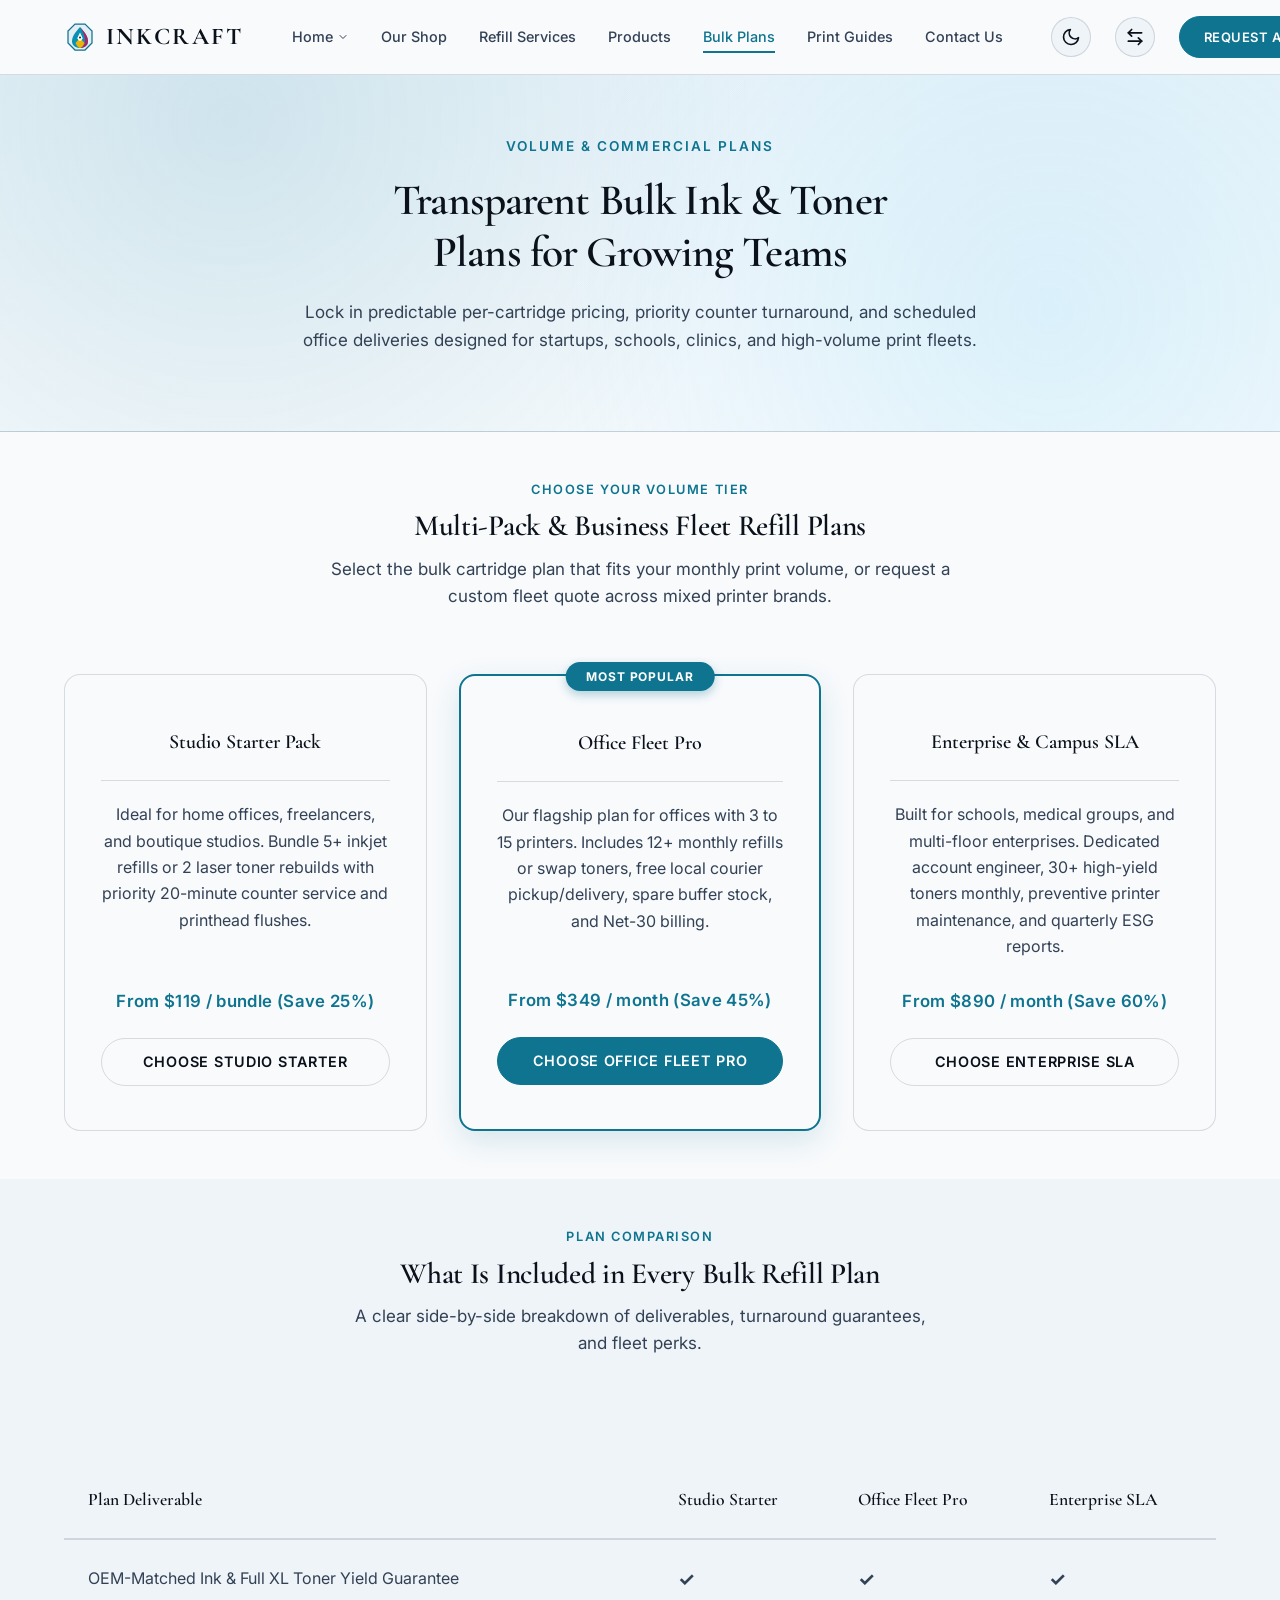
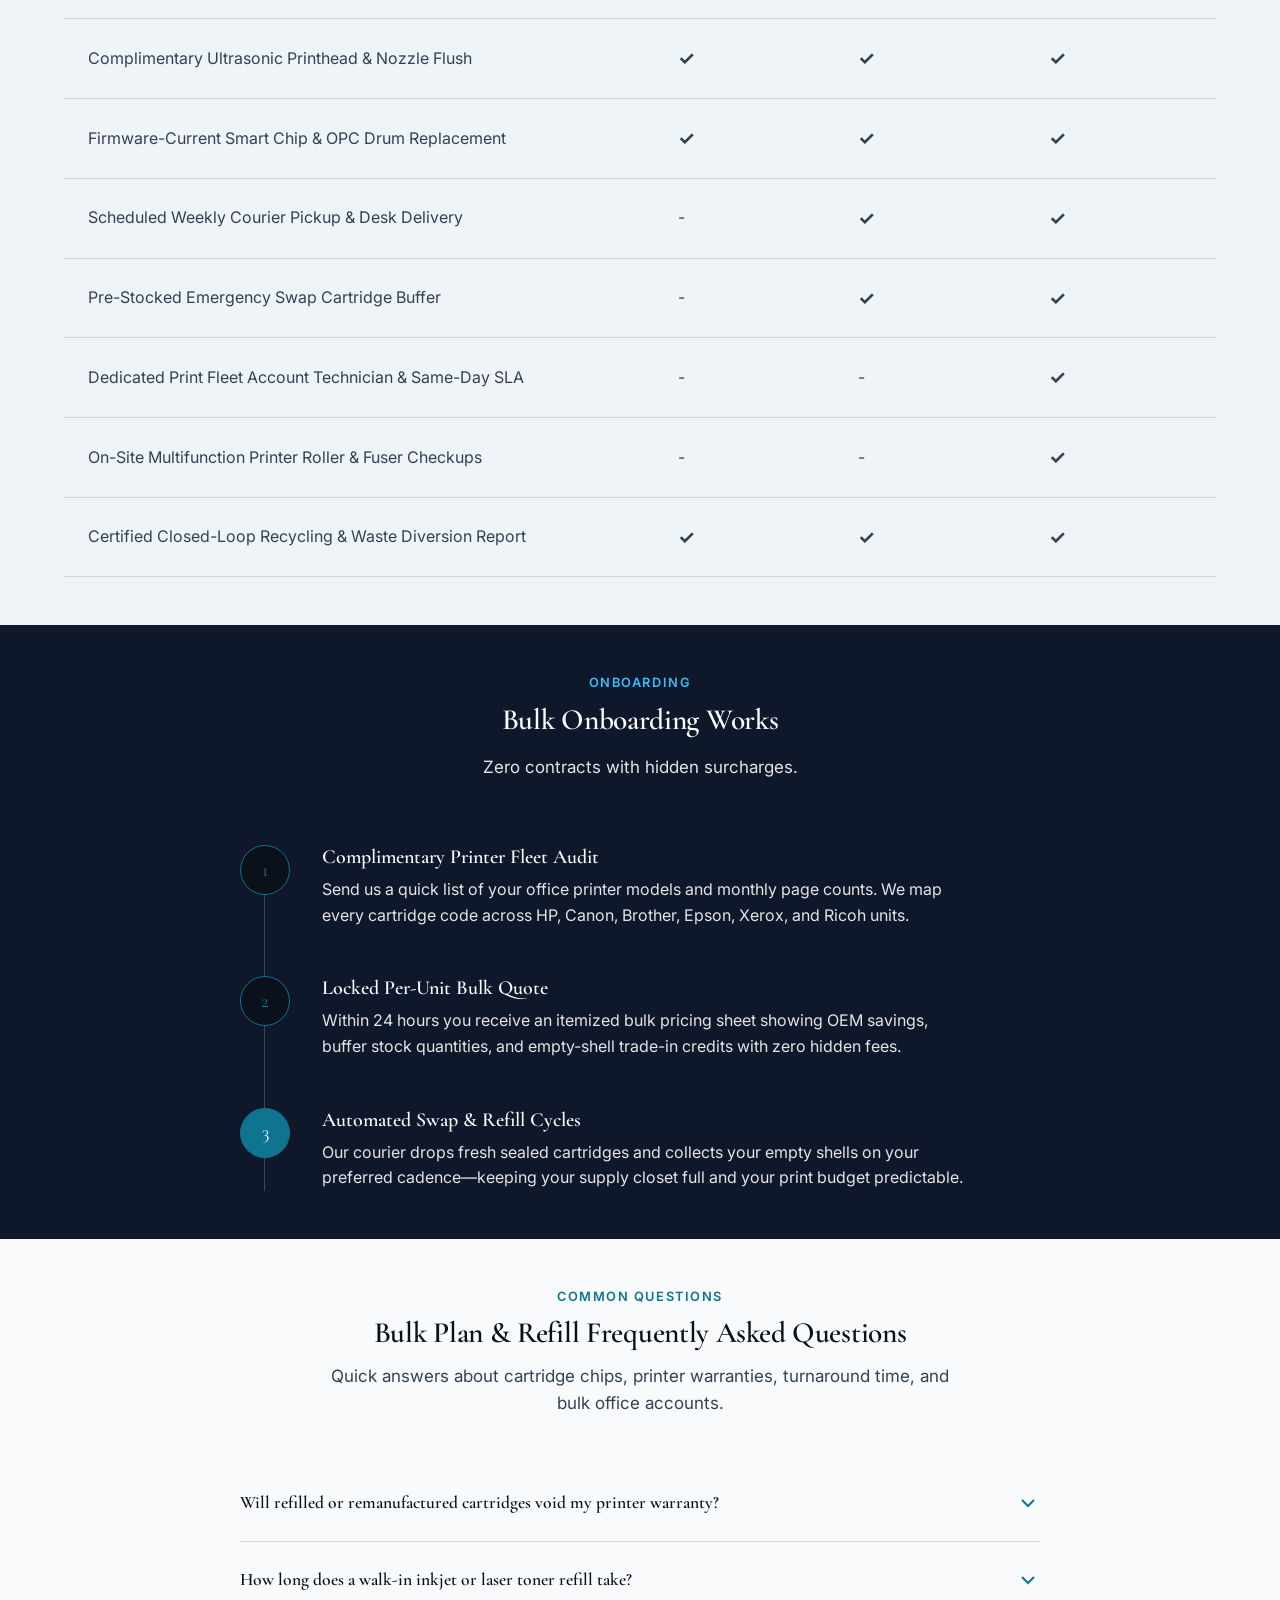
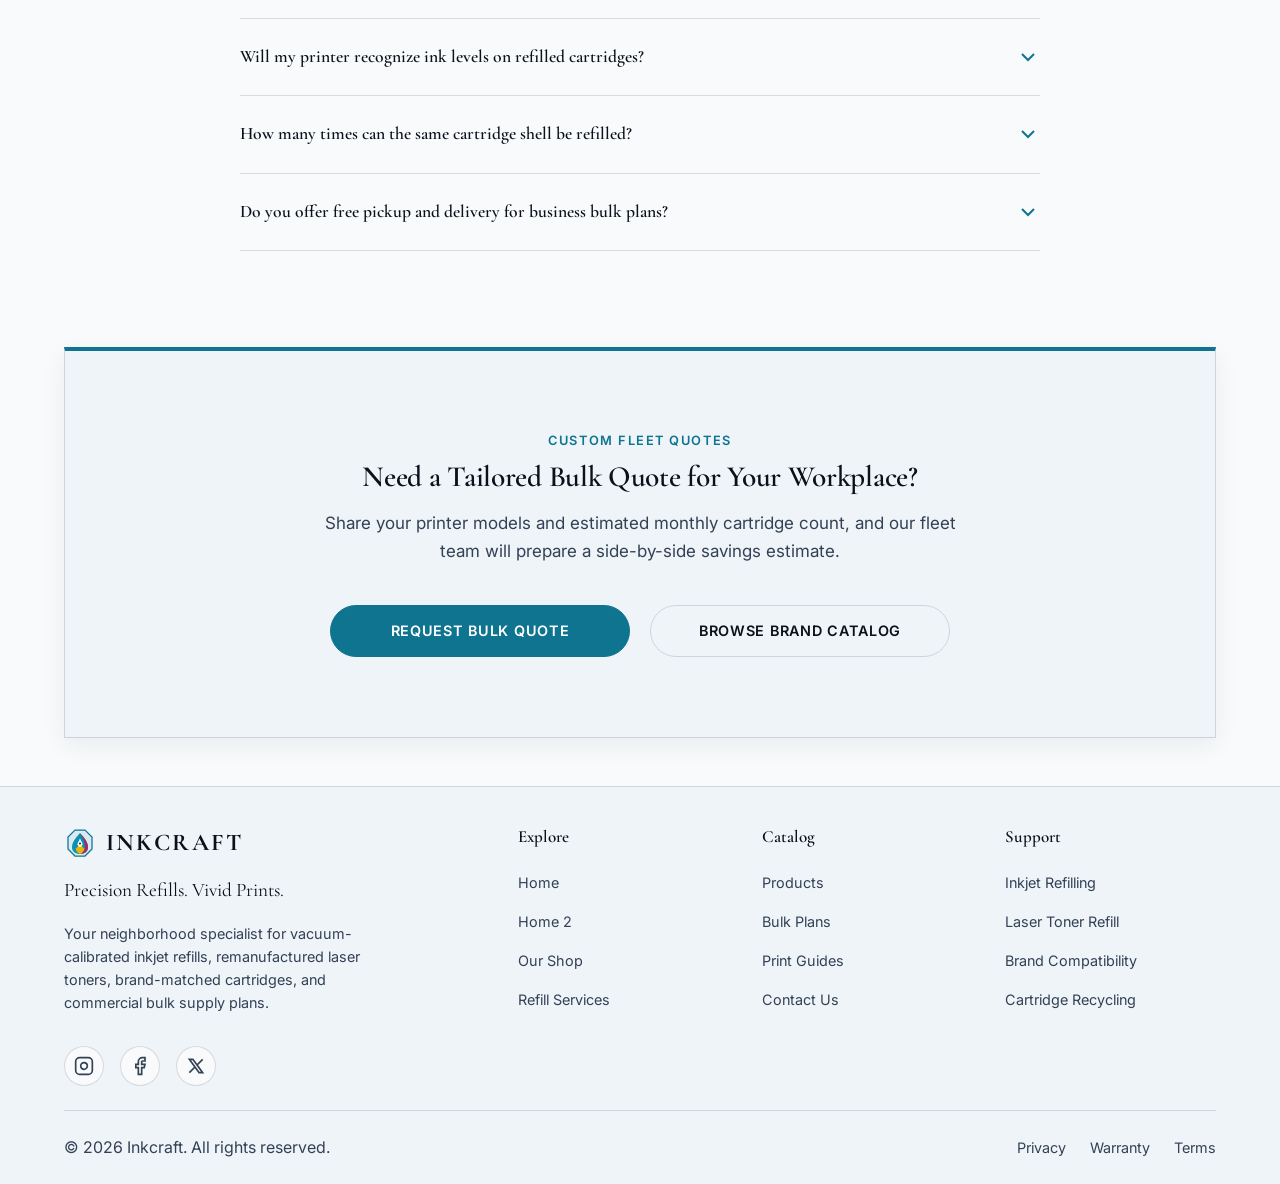
<file: bulk-plans.html>
<!DOCTYPE html>
<html lang="en" dir="ltr">
<head>
  <meta charset="UTF-8">
  <meta name="viewport" content="width=device-width, initial-scale=1.0">
  <title>Bulk Plans | INKCRAFT Printer Ink &amp; Toner Refill Shop</title>
  <meta name="description" content="Transparent bulk ink and laser toner refill plans for studios, schools, and commercial offices. Compare volume discounts, scheduled delivery, and fleet support.">
  <link rel="icon" type="image/svg+xml" href="assets/images/logo.svg">
  <link rel="preconnect" href="https://fonts.googleapis.com">
  <link rel="preconnect" href="https://fonts.gstatic.com" crossorigin>
  <link href="https://fonts.googleapis.com/css2?family=Cormorant+Garamond:wght@400;500;600;700&family=Inter:wght@300;400;500;600&display=swap" rel="stylesheet">
  <link rel="stylesheet" href="assets/css/style.css">
  <style>
    .editorial-pricing-hero { padding: var(--space-xxl) 0; display: flex; align-items: center; justify-content: center; text-align: center; background-color: var(--bg-secondary); position: relative; min-height: 52vh; }
    .editorial-hero-content { position: relative; z-index: 2; max-width: 1000px; margin: 0 auto; }
    
    .support-options { display: grid; grid-template-columns: repeat(3, 1fr); gap: 2rem; margin-top: 4rem; align-items: stretch; }
    .support-card { background: var(--bg-primary); border: 1px solid var(--border-color); padding: 2.75rem 2.25rem; border-radius: var(--radius-lg); display: flex; flex-direction: column; height: 100%; text-align: center; transition: transform var(--transition-normal), box-shadow var(--transition-normal); position: relative; }
    .support-card:hover { transform: translateY(-5px); box-shadow: var(--shadow-md); }
    .support-card.featured { border: 2px solid var(--accent-primary); background: var(--bg-primary); box-shadow: 0 10px 30px rgba(14, 116, 144, 0.14); }
    [data-theme="dark"] .support-card.featured { background: var(--bg-secondary); border-color: var(--accent-primary); box-shadow: 0 10px 30px rgba(34, 211, 238, 0.22); }
    .featured-badge { position: absolute; top: -14px; left: 50%; transform: translateX(-50%); background: var(--color-copper); color: #ffffff; padding: 0.3rem 1.25rem; border-radius: var(--radius-full); font-size: 0.75rem; font-weight: 700; letter-spacing: 0.08em; text-transform: uppercase; white-space: nowrap; box-shadow: 0 4px 10px rgba(14, 116, 144, 0.3); }
    .support-card h3 { font-family: var(--font-display); font-size: var(--text-xl); min-height: 3.1em; display: flex; align-items: center; justify-content: center; margin-bottom: 1.25rem; border-bottom: 1px solid var(--border-color); padding-bottom: 1rem; color: var(--text-primary); }
    .support-card p { flex: 1; margin-bottom: 1.75rem; font-size: var(--text-base); color: var(--text-secondary); line-height: 1.65; }
    .pricing-tag { display: block; text-align: center; font-size: 1.05rem; font-weight: 600; color: var(--accent-primary); margin-bottom: 1.5rem; letter-spacing: 0.02em; min-height: 1.6em; }

    .faq-section { background-color: var(--bg-primary); padding: var(--space-xxl) 0; }
    .faq-container { max-width: 800px; margin: 0 auto; text-align: left; }
    [dir="rtl"] .faq-container { text-align: right; }
    .faq-item { border-bottom: 1px solid var(--border-color); }
    .faq-question { padding: 1.5rem 0; display: flex; justify-content: space-between; align-items: center; cursor: pointer; font-family: var(--font-display); font-size: var(--text-lg); font-weight: 600; color: var(--text-primary); transition: color var(--transition-fast); gap: 1rem; }
    .faq-question:hover { color: var(--color-copper); }
    .faq-icon { width: 24px; height: 24px; flex-shrink: 0; transition: transform 0.3s; stroke: var(--accent-primary); }
    .faq-item.active .faq-icon { transform: rotate(180deg); }
    .faq-answer { max-height: 0; overflow: hidden; transition: max-height 0.3s ease-out, padding 0.3s ease; font-size: var(--text-base); color: var(--text-secondary); line-height: 1.65; }
    .faq-item.active .faq-answer { max-height: 500px; padding-bottom: 1.5rem; }
    
    .matrix-table { width: 100%; border-collapse: collapse; margin-top: 4rem; }
    .matrix-table th { font-family: var(--font-display); font-weight: 600; font-size: var(--text-lg); text-align: left; padding: 1.5rem; border-bottom: 2px solid var(--border-color); color: var(--text-primary); }
    [dir="rtl"] .matrix-table th { text-align: right; }
    .matrix-table td { padding: 1.5rem; border-bottom: 1px solid var(--border-color); color: var(--text-secondary); }
    .matrix-table tr:hover { background: var(--bg-secondary); }
    .check { color: var(--accent-primary); font-weight: 700; font-size: 1.2rem; }
    
    .timeline-wrapper { display: flex; flex-direction: column; gap: 3rem; max-width: 800px; margin: 0 auto; position: relative; }
    .timeline-line { position: absolute; left: 24px; top: 0; bottom: 0; width: 1px; background: rgba(255,255,255,0.2); }
    [dir="rtl"] .timeline-line { left: auto; right: 24px; }
    
    html, body {
      overflow-x: hidden;
    }
    
    .matrix-table-container {
      width: 100%;
      max-width: 100%;
      overflow-x: auto;
      -webkit-overflow-scrolling: touch;
    }
    
    @media (max-width: 1024px) {
      .support-options {
        display: flex;
        flex-direction: column;
        align-items: center;
        gap: 2.5rem;
        width: 100%;
        max-width: 580px;
        margin: 3rem auto 0 auto;
      }
      .support-card {
        width: 100% !important;
        max-width: 100% !important;
        margin: 0 auto !important;
        padding: 2.5rem 2rem;
      }
      .support-card:nth-child(3) {
        width: 100% !important;
        max-width: 100% !important;
        margin: 0 auto !important;
        grid-column: auto !important;
        justify-self: auto !important;
      }
      .matrix-table {
        min-width: 650px;
        white-space: nowrap;
      }
    }
    
    @media (max-width: 767px) {
      .support-options {
        max-width: 100%;
        gap: 2rem;
        margin-top: 2.5rem;
      }
      .support-card {
        padding: 2rem 1.5rem;
      }
      .matrix-table {
        display: table;
        min-width: 620px;
      }
    }
  </style>
</head>
<body>
<!-- Navbar -->
<nav class="navbar">
  <div class="container nav-container">
    <div class="nav-brand">
      <a href="index.html" class="nav-brand-link">
        <svg class="site-logo" width="32" height="32" viewBox="0 0 64 64" fill="none"><path d="M22 6 H42 L56 20 V44 L42 58 H22 L8 44 V20 Z" stroke="#0E7490" stroke-width="2.5" fill="rgba(14,116,144,0.08)"/><path d="M32 12 C21 24, 16 32, 16 40.5 C16 49.2, 23.2 54, 32 54 C40.8 54, 48 49.2, 48 40.5 C48 32, 43 24, 32 12 Z" fill="#0891B2"/><path d="M32 12 C38 22, 42 30, 42 39 C42 46, 37.5 52, 32 54 C40.8 54, 48 49.2, 48 40.5 C48 32, 43 24, 32 12 Z" fill="#BE185D" opacity="0.9"/><path d="M32 34 L41 44 C38.5 50, 35.5 53.2, 32 54 C28.5 53.2, 25.5 50, 23 44 Z" fill="#EAB308"/><path d="M32 23 L37.5 34.5 L34 39.5 H30 L26.5 34.5 Z" fill="#FFFFFF"/><circle cx="32" cy="33" r="2" fill="#0F172A"/></svg>
        <div class="nav-brand-text">
          <span class="nav-logo-text" style="font-family: var(--font-display); font-size: 1.5rem; font-weight: 700; letter-spacing: 0.1em; line-height: 1.1; color: var(--text-primary); white-space: nowrap;">INKCRAFT</span>
        </div>
      </a>
    </div>
    
    <div class="nav-menu">
      <div class="dropdown">
        <a href="#" class="nav-link has-dropdown" aria-haspopup="true" aria-expanded="false">Home <svg width="12" height="12" viewBox="0 0 24 24" fill="none" stroke="currentColor" stroke-width="2" stroke-linecap="round" stroke-linejoin="round"><polyline points="6 9 12 15 18 9"></polyline></svg></a>
        <div class="dropdown-content">
          <a href="index.html" class="nav-link">Home 1</a>
          <a href="home-2.html" class="nav-link">Home 2</a>
        </div>
      </div>
      <a href="our-shop.html" class="nav-link">Our Shop</a>
      <a href="refill-services.html" class="nav-link">Refill Services</a>
      <a href="products.html" class="nav-link">Products</a>
      <a href="bulk-plans.html" class="nav-link active" aria-current="page">Bulk Plans</a>
      <a href="print-guides.html" class="nav-link">Print Guides</a>
      <a href="contact-us.html" class="nav-link">Contact Us</a>
    </div>

    <div class="nav-actions" style="display: flex; align-items: center; gap: 1.5rem;">
      <button class="icon-btn theme-toggle" aria-label="Toggle Theme">
        <svg width="20" height="20" viewBox="0 0 24 24" fill="none" stroke="currentColor" stroke-width="2" stroke-linecap="round" stroke-linejoin="round"><path d="M21 12.79A9 9 0 1 1 11.21 3 7 7 0 0 0 21 12.79z"></path></svg>
      </button>
      <button class="icon-btn rtl-toggle" aria-label="Toggle RTL">
        <svg width="20" height="20" viewBox="0 0 24 24" fill="none" stroke="currentColor" stroke-width="2" stroke-linecap="round" stroke-linejoin="round"><path d="M8 3L4 7l4 4"/><path d="M4 7h16"/><path d="M16 21l4-4-4-4"/><path d="M20 17H4"/></svg>
      </button>
      <a href="#" class="btn btn-primary open-modal">Request a Refill</a>
    </div>

    <div class="hamburger">
      <span></span>
      <span></span>
      <span></span>
    </div>
  </div>
</nav>

<div class="mobile-menu">
  <button class="mobile-close-btn" aria-label="Close Menu">
    <svg width="24" height="24" viewBox="0 0 24 24" fill="none" stroke="currentColor" stroke-width="2" stroke-linecap="round" stroke-linejoin="round"><line x1="18" y1="6" x2="6" y2="18"></line><line x1="6" y1="6" x2="18" y2="18"></line></svg>
  </button>
  <div class="mobile-nav-list">
      <a href="index.html" class="nav-link">Home 1</a>
      <a href="home-2.html" class="nav-link">Home 2</a>
      <a href="our-shop.html" class="nav-link">Our Shop</a>
      <a href="refill-services.html" class="nav-link">Refill Services</a>
      <a href="products.html" class="nav-link">Products</a>
      <a href="bulk-plans.html" class="nav-link active" aria-current="page">Bulk Plans</a>
      <a href="print-guides.html" class="nav-link">Print Guides</a>
      <a href="contact-us.html" class="nav-link">Contact Us</a>
  </div>
  <div class="mobile-controls">
      <button id="theme-toggle" class="icon-btn" aria-label="Toggle Theme">
        <svg width="20" height="20" viewBox="0 0 24 24" fill="none" stroke="currentColor" stroke-width="2" stroke-linecap="round" stroke-linejoin="round"><path d="M21 12.79A9 9 0 1 1 11.21 3 7 7 0 0 0 21 12.79z"></path></svg>
      </button>
      <button id="rtl-toggle" class="icon-btn" aria-label="Toggle RTL">
        <svg width="20" height="20" viewBox="0 0 24 24" fill="none" stroke="currentColor" stroke-width="2" stroke-linecap="round" stroke-linejoin="round"><path d="M8 3L4 7l4 4"/><path d="M4 7h16"/><path d="M16 21l4-4-4-4"/><path d="M20 17H4"/></svg>
      </button>
  </div>
  
  <a href="#" class="btn btn-primary open-modal">Request a Refill</a>
</div>

<section class="hero">
  
  <div class="hero-overlay"></div>
  <div class="container hero-content text-center" style="margin: 0 auto;">
    <span class="hero-eyebrow reveal" style="color: var(--accent-light); letter-spacing: 0.15em; font-size: 0.85rem; font-weight: 600; text-transform: uppercase; margin-bottom: 1rem; display: inline-block;">VOLUME &amp; COMMERCIAL PLANS</span>
    <h1 class="reveal" style="margin-bottom: 1.25rem; color: #fff;">Transparent Bulk Ink &amp; Toner<br class="desktop-br">Plans for Growing Teams</h1>
    <p class="reveal stagger-1" style="font-size: var(--text-md); max-width: 780px; margin: 0 auto; color: rgba(255,255,255,0.9); line-height: 1.65;">Lock in predictable per-cartridge pricing, priority counter turnaround, and scheduled<br class="desktop-br">office deliveries designed for startups, schools, clinics, and high-volume print fleets.</p>
  </div>
</section>

<section id="packages" class="section">
  <div class="container">
    <div class="text-center reveal" style="margin-bottom: 3.5rem;">
      <span class="eyebrow" style="color: var(--accent-primary); letter-spacing: 0.12em; font-size: 0.8rem; font-weight: 600; text-transform: uppercase; margin-bottom: 0.5rem; display: block;">CHOOSE YOUR VOLUME TIER</span>
      <h2 style="font-family: var(--font-display); font-size: var(--text-xxl); color: var(--text-primary); margin-bottom: 0.75rem;">Multi-Pack &amp; Business Fleet Refill Plans</h2>
      <p style="color: var(--text-secondary); max-width: 620px; margin: 0 auto; font-size: var(--text-md); line-height: 1.6;">Select the bulk cartridge plan that fits your monthly print volume, or request a custom fleet quote across mixed printer brands.</p>
    </div>
    <div class="support-options reveal stagger-1">
      <div class="support-card">
        <h3>Studio Starter Pack</h3>
        <p>Ideal for home offices, freelancers, and boutique studios. Bundle 5+ inkjet refills or 2 laser toner rebuilds with priority 20-minute counter service and printhead flushes.</p>
        <span class="pricing-tag">From $119 / bundle (Save 25%)</span>
        <a href="#" class="btn btn-secondary open-modal" style="width: 100%;">Choose Studio Starter</a>
      </div>
      
      <div class="support-card featured">
        <span class="featured-badge" style="z-index: 5;">Most Popular</span>
        <h3>Office Fleet Pro</h3>
        <p>Our flagship plan for offices with 3 to 15 printers. Includes 12+ monthly refills or swap toners, free local courier pickup/delivery, spare buffer stock, and Net-30 billing.</p>
        <span class="pricing-tag">From $349 / month (Save 45%)</span>
        <a href="#" class="btn btn-primary open-modal" style="width: 100%;">Choose Office Fleet Pro</a>
      </div>
      
      <div class="support-card">
        <h3>Enterprise &amp; Campus SLA</h3>
        <p>Built for schools, medical groups, and multi-floor enterprises. Dedicated account engineer, 30+ high-yield toners monthly, preventive printer maintenance, and quarterly ESG reports.</p>
        <span class="pricing-tag">From $890 / month (Save 60%)</span>
        <a href="#" class="btn btn-secondary open-modal" style="width: 100%;">Choose Enterprise SLA</a>
      </div>
    </div>
  </div>
</section>

<section class="section section-alt">
  <div class="container">
    <div class="text-center reveal" style="margin-bottom: 2.5rem;">
      <span class="eyebrow" style="color: var(--accent-primary); letter-spacing: 0.12em; font-size: 0.8rem; font-weight: 600; text-transform: uppercase; margin-bottom: 0.5rem; display: block;">PLAN COMPARISON</span>
      <h2 style="margin-bottom: 0.75rem;">What Is Included in Every Bulk Refill Plan</h2>
      <p style="color: var(--text-secondary); max-width: 600px; margin: 0 auto; font-size: var(--text-md);">A clear side-by-side breakdown of deliverables, turnaround guarantees, and fleet perks.</p>
    </div>
    
    <div class="reveal stagger-1 matrix-table-container" style="overflow-x: auto; width: 100%; max-width: 100%;">
      <table class="matrix-table">
        <thead>
          <tr>
            <th>Plan Deliverable</th>
            <th>Studio Starter</th>
            <th>Office Fleet Pro</th>
            <th>Enterprise SLA</th>
          </tr>
        </thead>
        <tbody>
          <tr>
            <td>OEM-Matched Ink &amp; Full XL Toner Yield Guarantee</td>
            <td class="check">✓</td>
            <td class="check">✓</td>
            <td class="check">✓</td>
          </tr>
          <tr>
            <td>Complimentary Ultrasonic Printhead &amp; Nozzle Flush</td>
            <td class="check">✓</td>
            <td class="check">✓</td>
            <td class="check">✓</td>
          </tr>
          <tr>
            <td>Firmware-Current Smart Chip &amp; OPC Drum Replacement</td>
            <td class="check">✓</td>
            <td class="check">✓</td>
            <td class="check">✓</td>
          </tr>
          <tr>
            <td>Scheduled Weekly Courier Pickup &amp; Desk Delivery</td>
            <td>-</td>
            <td class="check">✓</td>
            <td class="check">✓</td>
          </tr>
          <tr>
            <td>Pre-Stocked Emergency Swap Cartridge Buffer</td>
            <td>-</td>
            <td class="check">✓</td>
            <td class="check">✓</td>
          </tr>
          <tr>
            <td>Dedicated Print Fleet Account Technician &amp; Same-Day SLA</td>
            <td>-</td>
            <td>-</td>
            <td class="check">✓</td>
          </tr>
          <tr>
            <td>On-Site Multifunction Printer Roller &amp; Fuser Checkups</td>
            <td>-</td>
            <td>-</td>
            <td class="check">✓</td>
          </tr>
          <tr>
            <td>Certified Closed-Loop Recycling &amp; Waste Diversion Report</td>
            <td class="check">✓</td>
            <td class="check">✓</td>
            <td class="check">✓</td>
          </tr>
        </tbody>
      </table>
    </div>
  </div>
</section>

<section class="section section-dark timeline-section">
  <div class="container reveal">
    <div style="max-width: 700px; margin: 0 auto 4rem auto; text-align: center;">
      <span class="eyebrow" style="color: var(--accent-light); letter-spacing: 0.12em; font-size: 0.8rem; font-weight: 600; text-transform: uppercase; margin-bottom: 0.5rem; display: block;">ONBOARDING</span>
      <h2 style="font-family: var(--font-display); font-size: var(--text-xxl); margin-bottom: 1rem; color: #fff;">Bulk Onboarding Works</h2>
      <p style="font-size: var(--text-md); color: rgba(255,255,255,0.85); line-height: 1.65;">Zero contracts with hidden surcharges.</p>
    </div>
    
    <div class="timeline-wrapper">
      <!-- Vertical line -->
      <div class="timeline-line"></div>
      
      <div style="display: flex; gap: 2rem; align-items: flex-start; position: relative; z-index: 1;">
        <div style="width: 50px; height: 50px; border-radius: 50%; background: var(--color-black); border: 1px solid var(--accent-primary); display: flex; align-items: center; justify-content: center; flex-shrink: 0; color: var(--accent-primary); font-family: var(--font-display); font-size: 1.2rem;">1</div>
        <div>
          <h3 style="color: #fff; font-size: var(--text-xl); margin-bottom: 0.5rem;">Complimentary Printer Fleet Audit</h3>
          <p style="color: rgba(255,255,255,0.7); line-height: 1.6;">Send us a quick list of your office printer models and monthly page counts. We map every cartridge code across HP, Canon, Brother, Epson, Xerox, and Ricoh units.</p>
        </div>
      </div>
      
      <div style="display: flex; gap: 2rem; align-items: flex-start; position: relative; z-index: 1;">
        <div style="width: 50px; height: 50px; border-radius: 50%; background: var(--color-black); border: 1px solid var(--accent-primary); display: flex; align-items: center; justify-content: center; flex-shrink: 0; color: var(--accent-primary); font-family: var(--font-display); font-size: 1.2rem;">2</div>
        <div>
          <h3 style="color: #fff; font-size: var(--text-xl); margin-bottom: 0.5rem;">Locked Per-Unit Bulk Quote</h3>
          <p style="color: rgba(255,255,255,0.7); line-height: 1.6;">Within 24 hours you receive an itemized bulk pricing sheet showing OEM savings, buffer stock quantities, and empty-shell trade-in credits with zero hidden fees.</p>
        </div>
      </div>
      
      <div style="display: flex; gap: 2rem; align-items: flex-start; position: relative; z-index: 1;">
        <div style="width: 50px; height: 50px; border-radius: 50%; background: var(--accent-primary); border: 1px solid var(--accent-primary); display: flex; align-items: center; justify-content: center; flex-shrink: 0; color: #fff; font-family: var(--font-display); font-size: 1.2rem;">3</div>
        <div>
          <h3 style="color: #fff; font-size: var(--text-xl); margin-bottom: 0.5rem;">Automated Swap &amp; Refill Cycles</h3>
          <p style="color: rgba(255,255,255,0.7); line-height: 1.6;">Our courier drops fresh sealed cartridges and collects your empty shells on your preferred cadence—keeping your supply closet full and your print budget predictable.</p>
        </div>
      </div>
    </div>
  </div>
</section>

<!-- FAQ SECTION -->
<section class="faq-section">
  <div class="container reveal">
    <div class="text-center" style="margin-bottom: 3rem;">
      <span class="eyebrow" style="color: var(--accent-primary); letter-spacing: 0.12em; font-size: 0.8rem; font-weight: 600; text-transform: uppercase; margin-bottom: 0.5rem; display: block;">COMMON QUESTIONS</span>
      <h2 style="font-family: var(--font-display); font-size: var(--text-xxl); color: var(--text-primary); margin-bottom: 0.75rem;">Bulk Plan &amp; Refill Frequently Asked Questions</h2>
      <p style="color: var(--text-secondary); max-width: 620px; margin: 0 auto; font-size: var(--text-md);">Quick answers about cartridge chips, printer warranties, turnaround time, and bulk office accounts.</p>
    </div>
    <div class="faq-container">
      <div class="faq-item">
        <div class="faq-question">
          Will refilled or remanufactured cartridges void my printer warranty?
          <svg class="faq-icon" viewBox="0 0 24 24" fill="none" stroke="currentColor" stroke-width="2"><polyline points="6 9 12 15 18 9"></polyline></svg>
        </div>
        <div class="faq-answer">No. Under consumer protection regulations (including the Magnuson-Moss Warranty Act), printer manufacturers cannot void your hardware warranty for using refilled or remanufactured cartridges—and Inkcraft covers every cartridge with a 100% print guarantee.</div>
      </div>
      <div class="faq-item">
        <div class="faq-question">
          How long does a walk-in inkjet or laser toner refill take?
          <svg class="faq-icon" viewBox="0 0 24 24" fill="none" stroke="currentColor" stroke-width="2"><polyline points="6 9 12 15 18 9"></polyline></svg>
        </div>
        <div class="faq-answer">Standard inkjet cartridges are vacuum-cleaned, refilled, and test-printed in 15 to 20 minutes while you wait. Laser toner rebuilds with OPC drum and smart-chip replacement are typically ready within 1 to 2 hours or available as an instant counter swap.</div>
      </div>
      <div class="faq-item">
        <div class="faq-question">
          Will my printer recognize ink levels on refilled cartridges?
          <svg class="faq-icon" viewBox="0 0 24 24" fill="none" stroke="currentColor" stroke-width="2"><polyline points="6 9 12 15 18 9"></polyline></svg>
        </div>
        <div class="faq-answer">Yes, for supported HP, Canon, Brother, and Xerox cartridges we install updated or reset smart chips so your printer detects the cartridge cleanly and tracks ink or toner capacity accurately.</div>
      </div>
      <div class="faq-item">
        <div class="faq-question">
          How many times can the same cartridge shell be refilled?
          <svg class="faq-icon" viewBox="0 0 24 24" fill="none" stroke="currentColor" stroke-width="2"><polyline points="6 9 12 15 18 9"></polyline></svg>
        </div>
        <div class="faq-answer">Most inkjet cartridges can be refilled 3 to 5 times as long as the internal sponge and copper circuit remain intact. Laser toner cartridges can be remanufactured repeatedly whenever we swap worn OPC drums and seals.</div>
      </div>
      <div class="faq-item">
        <div class="faq-question">
          Do you offer free pickup and delivery for business bulk plans?
          <svg class="faq-icon" viewBox="0 0 24 24" fill="none" stroke="currentColor" stroke-width="2"><polyline points="6 9 12 15 18 9"></polyline></svg>
        </div>
        <div class="faq-answer">Yes. All Office Fleet Pro and Enterprise SLA bulk plan accounts receive scheduled weekly courier pickups for empty cartridges and doorstep delivery of fresh sealed refills at no extra delivery charge.</div>
      </div>
    </div>
  </div>
</section>

<section class="section">
  <div class="container reveal">
    <div style="background: var(--bg-secondary); border: 1px solid var(--border-color); border-radius: var(--radius-xl); border-top: 4px solid var(--accent-primary); padding: 5rem 2rem; text-align: center; box-shadow: var(--shadow-md); position: relative;">
      <div style="max-width: 650px; margin: 0 auto;">
        <span class="eyebrow" style="color: var(--accent-primary); letter-spacing: 0.12em; font-size: 0.8rem; font-weight: 600; text-transform: uppercase; margin-bottom: 0.5rem; display: block;">CUSTOM FLEET QUOTES</span>
        <h2 style="font-family: var(--font-display); font-size: var(--text-xxl); margin-bottom: 1rem; color: var(--text-primary);">Need a Tailored Bulk Quote for Your Workplace?</h2>
        <p style="font-size: var(--text-md); color: var(--text-secondary); margin-bottom: 2.5rem; line-height: 1.6;">Share your printer models and estimated monthly cartridge count, and our fleet team will prepare a side-by-side savings estimate.</p>
        <div class="btn-group" style="max-width: 580px; margin: 0 auto;">
          <a href="#" class="btn btn-primary open-modal">Request Bulk Quote</a>
          <a href="products.html" class="btn btn-secondary">Browse Brand Catalog</a>
        </div>
      </div>
    </div>
  </div>
</section>

<script>
  document.addEventListener('DOMContentLoaded', () => {
    const faqItems = document.querySelectorAll('.faq-item');
    faqItems.forEach(item => {
      const question = item.querySelector('.faq-question');
      question.addEventListener('click', () => {
        const isActive = item.classList.contains('active');
        faqItems.forEach(i => i.classList.remove('active'));
        if (!isActive) {
          item.classList.add('active');
        }
      });
    });
  });
</script>

<footer class="footer">
  <div class="container">
    <div class="footer-grid">
      <div class="footer-brand">
        <a href="index.html" class="nav-brand-link" style="margin-bottom: 1rem;">
          <svg class="site-logo" width="32" height="32" viewBox="0 0 64 64" fill="none"><path d="M22 6 H42 L56 20 V44 L42 58 H22 L8 44 V20 Z" stroke="#0E7490" stroke-width="2.5" fill="rgba(14,116,144,0.08)"/><path d="M32 12 C21 24, 16 32, 16 40.5 C16 49.2, 23.2 54, 32 54 C40.8 54, 48 49.2, 48 40.5 C48 32, 43 24, 32 12 Z" fill="#0891B2"/><path d="M32 12 C38 22, 42 30, 42 39 C42 46, 37.5 52, 32 54 C40.8 54, 48 49.2, 48 40.5 C48 32, 43 24, 32 12 Z" fill="#BE185D" opacity="0.9"/><path d="M32 34 L41 44 C38.5 50, 35.5 53.2, 32 54 C28.5 53.2, 25.5 50, 23 44 Z" fill="#EAB308"/><path d="M32 23 L37.5 34.5 L34 39.5 H30 L26.5 34.5 Z" fill="#FFFFFF"/><circle cx="32" cy="33" r="2" fill="#0F172A"/></svg>
          <div class="nav-brand-text">
          <span class="nav-logo-text" style="font-family: var(--font-display); font-size: 1.5rem; font-weight: 700; letter-spacing: 0.1em; line-height: 1.1; color: var(--text-primary); white-space: nowrap;">INKCRAFT</span>
        </div>
        </a>
        <p style="font-family: var(--font-display); font-size: 1.2rem; color: var(--text-primary); margin-bottom: 1rem;">Precision Refills. Vivid Prints.</p>
        <p style="font-size: var(--text-sm); color: var(--text-secondary); line-height: 1.6; margin-bottom: 1.5rem; max-width: 320px;">
          Your neighborhood specialist for vacuum-calibrated inkjet refills, remanufactured laser toners, brand-matched cartridges, and commercial bulk supply plans.
        </p>
        <div class="social-links">
          <a href="#" class="social-link" aria-label="Instagram">
            <svg width="20" height="20" viewBox="0 0 24 24" fill="none" stroke="currentColor" stroke-width="2"><rect x="2" y="2" width="20" height="20" rx="5" ry="5"></rect><path d="M16 11.37A4 4 0 1 1 12.63 8 4 4 0 0 1 16 11.37z"></path><line x1="17.5" y1="6.5" x2="17.51" y2="6.5"></line></svg>
          </a>
          <a href="#" class="social-link" aria-label="Facebook">
            <svg width="20" height="20" viewBox="0 0 24 24" fill="none" stroke="currentColor" stroke-width="2"><path d="M18 2h-3a5 5 0 0 0-5 5v3H7v4h3v8h4v-8h3l1-4h-4V7a1 1 0 0 1 1-1h3z"></path></svg>
          </a>
          <a href="#" class="social-link" aria-label="Twitter">
            <svg width="20" height="20" viewBox="0 0 24 24" fill="none" stroke="currentColor" stroke-width="2"><path d="M4 4l11.733 16h4.267l-11.733 -16z"></path><path d="M4 20l6.768 -6.768m2.46 -2.46l6.772 -6.772"></path></svg>
          </a>
        </div>
      </div>
      
      <div class="footer-col">
        <h4>Explore</h4>
        <div class="footer-links">
          <a href="index.html" class="footer-link">Home</a>
          <a href="home-2.html" class="footer-link">Home 2</a>
          <a href="our-shop.html" class="footer-link">Our Shop</a>
          <a href="refill-services.html" class="footer-link">Refill Services</a>
        </div>
      </div>
      
      <div class="footer-col">
        <h4>Catalog</h4>
        <div class="footer-links">
          <a href="products.html" class="footer-link">Products</a>
          <a href="bulk-plans.html" class="footer-link">Bulk Plans</a>
          <a href="print-guides.html" class="footer-link">Print Guides</a>
          <a href="contact-us.html" class="footer-link">Contact Us</a>
        </div>
      </div>
      
      <div class="footer-col">
        <h4>Support</h4>
        <div class="footer-links">
          <a href="refill-services.html#inkjet" class="footer-link">Inkjet Refilling</a>
          <a href="refill-services.html#toner" class="footer-link">Laser Toner Refill</a>
          <a href="products.html" class="footer-link">Brand Compatibility</a>
          <a href="print-guides.html" class="footer-link">Cartridge Recycling</a>
        </div>
      </div>
    </div>
    
    <div class="footer-bottom">
      <p>&copy; 2026 Inkcraft. All rights reserved.</p>
      <div class="footer-legal">
        <a href="#" class="footer-link">Privacy</a>
        <a href="#" class="footer-link">Warranty</a>
        <a href="#" class="footer-link">Terms</a>
      </div>
    </div>
  </div>
  <a href="#" class="back-to-top" aria-label="Back to Top">
    <svg width="24" height="24" viewBox="0 0 24 24" fill="none" stroke="currentColor" stroke-width="2" stroke-linecap="round" stroke-linejoin="round"><path d="M12 19V5M5 12l7-7 7 7"/></svg>
  </a>
</footer>

<div class="modal-overlay">
  <div class="modal-container">
    <button class="modal-close" aria-label="Close modal">
      <svg width="24" height="24" viewBox="0 0 24 24" fill="none" stroke="currentColor" stroke-width="2" stroke-linecap="round" stroke-linejoin="round"><line x1="18" y1="6" x2="6" y2="18"></line><line x1="6" y1="6" x2="18" y2="18"></line></svg>
    </button>
    <div class="modal-header">
      <h2 style="font-family: var(--font-display); margin-bottom: 0.5rem;">Request a Bulk Plan or Cartridge Quote</h2>
      <p style="color: var(--text-secondary); font-size: var(--text-sm);">Share your printer models and estimated monthly cartridge needs, and our team will prepare a custom savings proposal.</p>
    </div>
    <form class="modal-form">
      <div class="form-group">
        <label class="form-label" for="modal-name">Your Name</label>
        <input type="text" id="modal-name" class="form-control" required>
      </div>
      <div class="grid" style="grid-template-columns: 1fr 1fr; gap: 1rem; margin-bottom: 1.5rem;">
        <div>
          <label class="form-label" for="modal-email">Email</label>
          <input type="email" id="modal-email" class="form-control" required>
        </div>
        <div>
          <label class="form-label" for="modal-phone">Phone</label>
          <input type="tel" id="modal-phone" class="form-control">
        </div>
      </div>
      <div class="form-group">
        <label class="form-label" for="modal-service">Preferred Bulk Tier</label>
        <select id="modal-service" class="form-control" required>
          <option value="">Select a plan tier...</option>
          <option value="studio-starter">Studio Starter Pack (5+ Cartridges)</option>
          <option value="office-fleet">Office Fleet Pro (12+ Monthly)</option>
          <option value="enterprise-sla">Enterprise &amp; Campus SLA (30+ Monthly)</option>
          <option value="single-refill">Walk-In Single Cartridge Refill</option>
          <option value="fleet-audit">Complimentary Printer Fleet Audit</option>
        </select>
      </div>
      <div class="form-group">
        <label class="form-label" for="modal-message">Printer Models &amp; Monthly Volume</label>
        <textarea id="modal-message" class="form-control" placeholder="List printer models (e.g., 4x Brother HL-L6200DW, 2x HP Color LaserJet)..." ></textarea>
      </div>
      <button type="submit" class="btn btn-primary w-full" style="margin-top: 1rem;">Request Bulk Quote</button>
    </form>
  </div>
</div>

<script src="assets/js/main.js"></script>
</body>
</html>
</file>
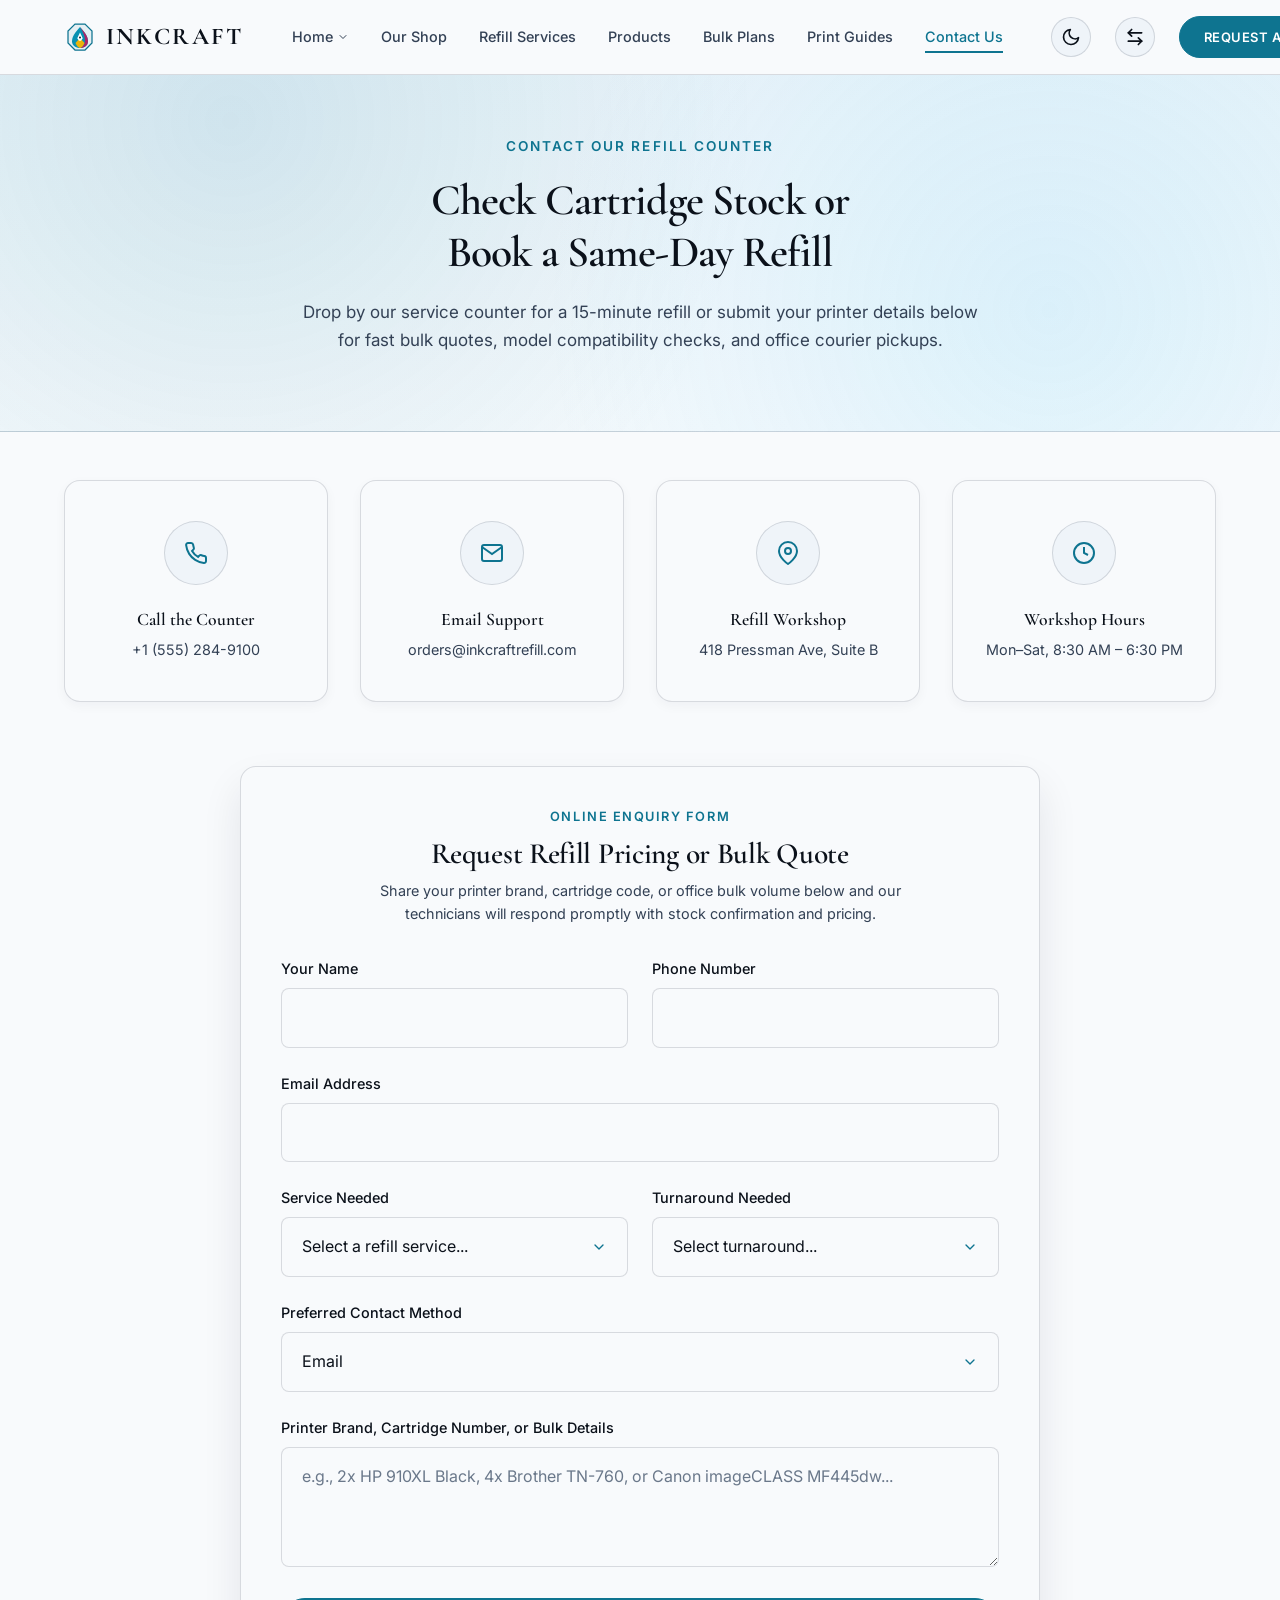
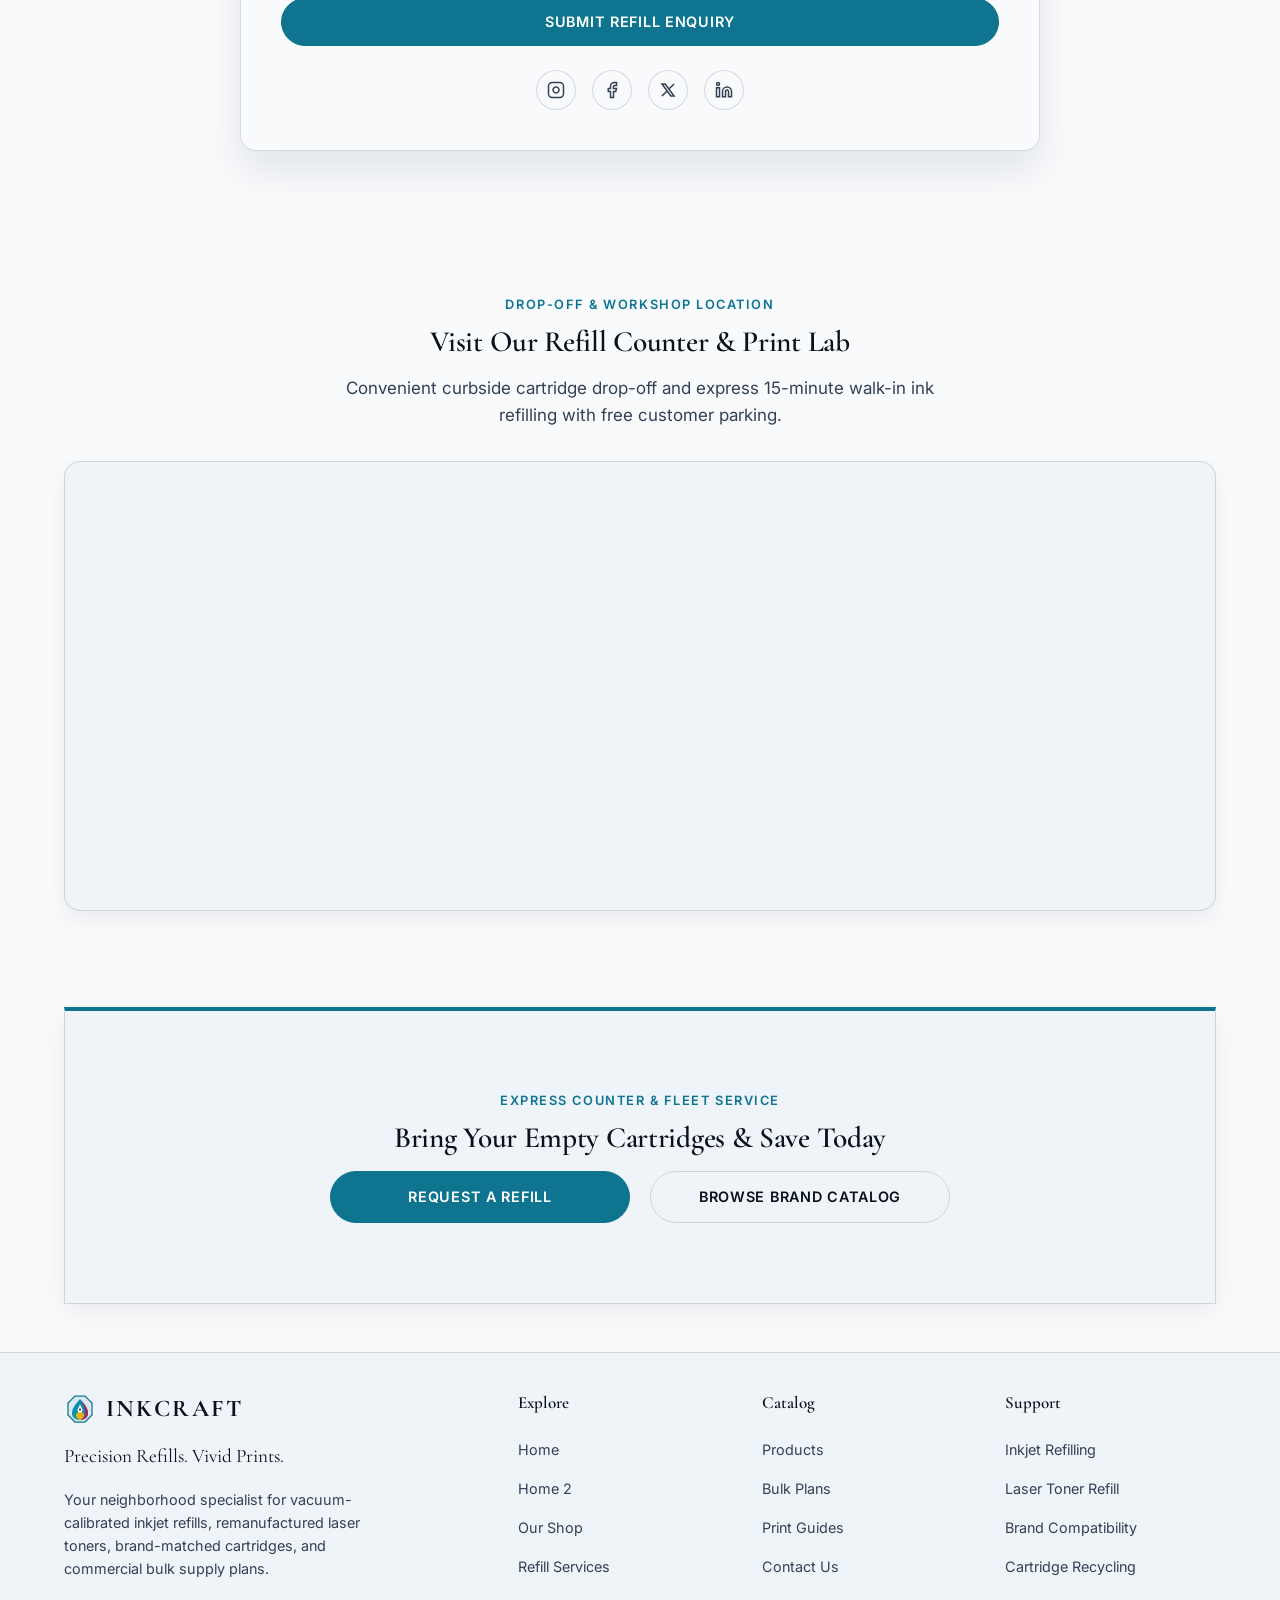
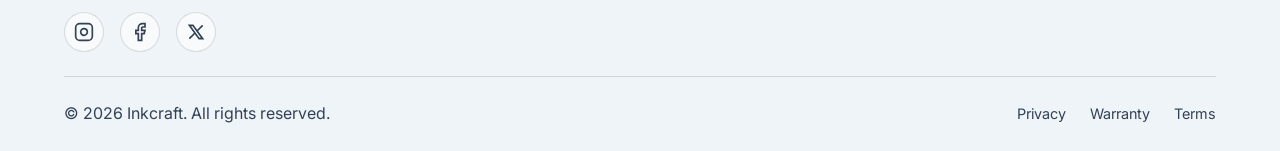
<file: contact-us.html>
<!DOCTYPE html>
<html lang="en" dir="ltr">
<head>
  <meta charset="UTF-8">
  <meta name="viewport" content="width=device-width, initial-scale=1.0">
  <title>Contact Us | INKCRAFT Printer Ink &amp; Toner Refill Shop</title>
  <meta name="description" content="Contact Inkcraft for cartridge availability checks, walk-in refill bookings, office bulk quotes, and courier pickup scheduling.">
  <link rel="icon" type="image/svg+xml" href="assets/images/logo.svg">
  <link rel="preconnect" href="https://fonts.googleapis.com">
  <link rel="preconnect" href="https://fonts.gstatic.com" crossorigin>
  <link href="https://fonts.googleapis.com/css2?family=Cormorant+Garamond:wght@400;500;600;700&family=Inter:wght@300;400;500;600&display=swap" rel="stylesheet">
  <link rel="stylesheet" href="assets/css/style.css">
  <style>
    .contact-hero { min-height: 52vh; padding-top: 5rem; display: flex; align-items: center; justify-content: center; text-align: center; background-color: var(--bg-secondary); position: relative; }
    .contact-hero-content { position: relative; z-index: 2; max-width: 800px; }
    
    .contact-form-card { background: var(--bg-primary); border-radius: var(--radius-lg); padding: var(--space-xl); box-shadow: var(--shadow-lg); border: 1px solid var(--border-color); max-width: 800px; margin: 4rem auto 4rem auto; position: relative; z-index: 10; }
    
    .ways-to-help { display: grid; grid-template-columns: repeat(4, 1fr); gap: 2rem; margin: 3rem 0 4rem 0; position: relative; z-index: 10; }
    .help-block { background: var(--bg-primary); border: 1px solid var(--border-color); border-radius: var(--radius-lg); padding: 2.5rem 1.5rem; text-align: center; box-shadow: var(--shadow-sm); transition: transform var(--transition-fast), box-shadow var(--transition-fast); }
    .help-block:hover { transform: translateY(-5px); box-shadow: var(--shadow-md); }
    .help-icon { width: 64px; height: 64px; border-radius: 50%; background: var(--bg-secondary); border: 1px solid var(--border-color); display: flex; align-items: center; justify-content: center; margin: 0 auto 1.5rem auto; color: var(--accent-primary); transition: background var(--transition-fast); }
    .help-block:hover .help-icon { background: var(--bg-primary); }
    
    @media (max-width: 1024px) {
      .ways-to-help { grid-template-columns: repeat(2, 1fr); }
    }
    @media (max-width: 768px) {
      .contact-form-card { 
        padding: 1.75rem 1.25rem; 
        margin: 2rem auto; 
        border-radius: var(--radius-lg); 
        box-shadow: none; 
      }
      .contact-form-card .btn,
      .contact-form-card button[type="submit"] {
        width: 100% !important;
        padding: 0.85rem 1rem !important;
        font-size: 0.825rem !important;
        letter-spacing: 0.03em !important;
        white-space: normal !important;
        line-height: 1.3 !important;
        text-align: center !important;
        box-sizing: border-box !important;
        display: flex !important;
        align-items: center !important;
        justify-content: center !important;
      }
      .ways-to-help { grid-template-columns: 1fr; }
    }
    @media (max-width: 480px) {
      .contact-form-card {
        padding: 1.5rem 1rem;
      }
      .contact-form-card .btn,
      .contact-form-card button[type="submit"] {
        font-size: 0.775rem !important;
        padding: 0.85rem 0.75rem !important;
        letter-spacing: 0.02em !important;
      }
    }
  </style>
</head>
<body>
<!-- Navbar -->
<nav class="navbar">
  <div class="container nav-container">
    <div class="nav-brand">
      <a href="index.html" class="nav-brand-link">
        <svg class="site-logo" width="32" height="32" viewBox="0 0 64 64" fill="none"><path d="M22 6 H42 L56 20 V44 L42 58 H22 L8 44 V20 Z" stroke="#0E7490" stroke-width="2.5" fill="rgba(14,116,144,0.08)"/><path d="M32 12 C21 24, 16 32, 16 40.5 C16 49.2, 23.2 54, 32 54 C40.8 54, 48 49.2, 48 40.5 C48 32, 43 24, 32 12 Z" fill="#0891B2"/><path d="M32 12 C38 22, 42 30, 42 39 C42 46, 37.5 52, 32 54 C40.8 54, 48 49.2, 48 40.5 C48 32, 43 24, 32 12 Z" fill="#BE185D" opacity="0.9"/><path d="M32 34 L41 44 C38.5 50, 35.5 53.2, 32 54 C28.5 53.2, 25.5 50, 23 44 Z" fill="#EAB308"/><path d="M32 23 L37.5 34.5 L34 39.5 H30 L26.5 34.5 Z" fill="#FFFFFF"/><circle cx="32" cy="33" r="2" fill="#0F172A"/></svg>
        <div class="nav-brand-text">
          <span class="nav-logo-text" style="font-family: var(--font-display); font-size: 1.5rem; font-weight: 700; letter-spacing: 0.1em; line-height: 1.1; color: var(--text-primary); white-space: nowrap;">INKCRAFT</span>
        </div>
      </a>
    </div>
    
    <div class="nav-menu">
      <div class="dropdown">
        <a href="#" class="nav-link has-dropdown" aria-haspopup="true" aria-expanded="false">Home <svg width="12" height="12" viewBox="0 0 24 24" fill="none" stroke="currentColor" stroke-width="2" stroke-linecap="round" stroke-linejoin="round"><polyline points="6 9 12 15 18 9"></polyline></svg></a>
        <div class="dropdown-content">
          <a href="index.html" class="nav-link">Home 1</a>
          <a href="home-2.html" class="nav-link">Home 2</a>
        </div>
      </div>
      <a href="our-shop.html" class="nav-link">Our Shop</a>
      <a href="refill-services.html" class="nav-link">Refill Services</a>
      <a href="products.html" class="nav-link">Products</a>
      <a href="bulk-plans.html" class="nav-link">Bulk Plans</a>
      <a href="print-guides.html" class="nav-link">Print Guides</a>
      <a href="contact-us.html" class="nav-link active" aria-current="page">Contact Us</a>
    </div>

    <div class="nav-actions" style="display: flex; align-items: center; gap: 1.5rem;">
      <button class="icon-btn theme-toggle" aria-label="Toggle Theme">
        <svg width="20" height="20" viewBox="0 0 24 24" fill="none" stroke="currentColor" stroke-width="2" stroke-linecap="round" stroke-linejoin="round"><path d="M21 12.79A9 9 0 1 1 11.21 3 7 7 0 0 0 21 12.79z"></path></svg>
      </button>
      <button class="icon-btn rtl-toggle" aria-label="Toggle RTL">
        <svg width="20" height="20" viewBox="0 0 24 24" fill="none" stroke="currentColor" stroke-width="2" stroke-linecap="round" stroke-linejoin="round"><path d="M8 3L4 7l4 4"/><path d="M4 7h16"/><path d="M16 21l4-4-4-4"/><path d="M20 17H4"/></svg>
      </button>
      <a href="#" class="btn btn-primary open-modal">Request a Refill</a>
    </div>

    <div class="hamburger">
      <span></span>
      <span></span>
      <span></span>
    </div>
  </div>
</nav>

<div class="mobile-menu">
  <button class="mobile-close-btn" aria-label="Close Menu">
    <svg width="24" height="24" viewBox="0 0 24 24" fill="none" stroke="currentColor" stroke-width="2" stroke-linecap="round" stroke-linejoin="round"><line x1="18" y1="6" x2="6" y2="18"></line><line x1="6" y1="6" x2="18" y2="18"></line></svg>
  </button>
  <div class="mobile-nav-list">
      <a href="index.html" class="nav-link">Home 1</a>
      <a href="home-2.html" class="nav-link">Home 2</a>
      <a href="our-shop.html" class="nav-link">Our Shop</a>
      <a href="refill-services.html" class="nav-link">Refill Services</a>
      <a href="products.html" class="nav-link">Products</a>
      <a href="bulk-plans.html" class="nav-link">Bulk Plans</a>
      <a href="print-guides.html" class="nav-link">Print Guides</a>
      <a href="contact-us.html" class="nav-link active" aria-current="page">Contact Us</a>
  </div>
  <div class="mobile-controls">
      <button id="theme-toggle" class="icon-btn" aria-label="Toggle Theme">
        <svg width="20" height="20" viewBox="0 0 24 24" fill="none" stroke="currentColor" stroke-width="2" stroke-linecap="round" stroke-linejoin="round"><path d="M21 12.79A9 9 0 1 1 11.21 3 7 7 0 0 0 21 12.79z"></path></svg>
      </button>
      <button id="rtl-toggle" class="icon-btn" aria-label="Toggle RTL">
        <svg width="20" height="20" viewBox="0 0 24 24" fill="none" stroke="currentColor" stroke-width="2" stroke-linecap="round" stroke-linejoin="round"><path d="M8 3L4 7l4 4"/><path d="M4 7h16"/><path d="M16 21l4-4-4-4"/><path d="M20 17H4"/></svg>
      </button>
  </div>
  
  <a href="#" class="btn btn-primary open-modal">Request a Refill</a>
</div>

<section class="hero">
  <div class="hero-bg">
    <img src="assets/images/hero-contact.svg" alt="Inkcraft Printer Ink and Toner Refill Shop Front Counter">
  </div>
  <div class="hero-overlay"></div>
  <div class="container hero-content text-center" style="margin: 0 auto;">
    <span class="hero-eyebrow reveal" style="color: var(--accent-light); letter-spacing: 0.15em; font-size: 0.85rem; font-weight: 600; text-transform: uppercase; margin-bottom: 1rem; display: inline-block;">CONTACT OUR REFILL COUNTER</span>
    <h1 class="reveal" style="margin-bottom: 1.25rem; color: #fff;">Check Cartridge Stock or<br class="desktop-br">Book a Same-Day Refill</h1>
    <p class="reveal stagger-1" style="font-size: var(--text-md); max-width: 780px; margin: 0 auto; color: rgba(255,255,255,0.9); line-height: 1.65;">Drop by our service counter for a 15-minute refill or submit your printer details below<br class="desktop-br">for fast bulk quotes, model compatibility checks, and office courier pickups.</p>
  </div>
</section>

<section class="section" style="padding-top: 0;">
  <div class="container">
    <div class="ways-to-help reveal stagger-1">
      <div class="help-block">
        <div class="help-icon"><svg width="24" height="24" viewBox="0 0 24 24" fill="none" stroke="currentColor" stroke-width="2"><path d="M22 16.92v3a2 2 0 0 1-2.18 2 19.79 19.79 0 0 1-8.63-3.07 19.5 19.5 0 0 1-6-6 19.79 19.79 0 0 1-3.07-8.67A2 2 0 0 1 4.11 2h3a2 2 0 0 1 2 1.72 12.84 12.84 0 0 0 .7 2.81 2 2 0 0 1-.45 2.11L8.09 9.91a16 16 0 0 0 6 6l1.27-1.27a2 2 0 0 1 2.11-.45 12.84 12.84 0 0 0 2.81.7A2 2 0 0 1 22 16.92z"></path></svg></div>
        <h4 style="font-family: var(--font-display); margin-bottom: 0.5rem;">Call the Counter</h4>
        <p style="font-size: var(--text-sm);">+1 (555) 284-9100</p>
      </div>
      <div class="help-block">
        <div class="help-icon"><svg width="24" height="24" viewBox="0 0 24 24" fill="none" stroke="currentColor" stroke-width="2"><path d="M4 4h16c1.1 0 2 .9 2 2v12c0 1.1-.9 2-2 2H4c-1.1 0-2-.9-2-2V6c0-1.1.9-2 2-2z"></path><polyline points="22,6 12,13 2,6"></polyline></svg></div>
        <h4 style="font-family: var(--font-display); margin-bottom: 0.5rem;">Email Support</h4>
        <p style="font-size: var(--text-sm);">orders@inkcraftrefill.com</p>
      </div>
      <div class="help-block">
        <div class="help-icon"><svg width="24" height="24" viewBox="0 0 24 24" fill="none" stroke="currentColor" stroke-width="2"><path d="M21 10c0 7-9 13-9 13s-9-6-9-13a9 9 0 0 1 18 0z"></path><circle cx="12" cy="10" r="3"></circle></svg></div>
        <h4 style="font-family: var(--font-display); margin-bottom: 0.5rem;">Refill Workshop</h4>
        <p style="font-size: var(--text-sm);">418 Pressman Ave, Suite B</p>
      </div>
      <div class="help-block">
        <div class="help-icon"><svg width="24" height="24" viewBox="0 0 24 24" fill="none" stroke="currentColor" stroke-width="2"><circle cx="12" cy="12" r="10"></circle><polyline points="12 6 12 12 16 14"></polyline></svg></div>
        <h4 style="font-family: var(--font-display); margin-bottom: 0.5rem;">Workshop Hours</h4>
        <p style="font-size: var(--text-sm);">Mon–Sat, 8:30 AM – 6:30 PM</p>
      </div>
    </div>
    
    <div class="contact-form-card reveal stagger-2">
      <div style="text-align: center; margin-bottom: 2rem;">
        <span class="eyebrow" style="color: var(--accent-primary); letter-spacing: 0.12em; font-size: 0.8rem; font-weight: 600; text-transform: uppercase; margin-bottom: 0.5rem; display: block;">ONLINE ENQUIRY FORM</span>
        <h2 id="enquiry-heading" style="font-family: var(--font-display); font-size: var(--text-xxl); color: var(--text-primary); text-align: center; margin-bottom: 0.5rem;">Request Refill Pricing or Bulk Quote</h2>
        <p style="font-size: var(--text-sm); color: var(--text-secondary); max-width: 550px; margin: 0 auto; line-height: 1.6; text-align: center;">Share your printer brand, cartridge code, or office bulk volume below and our technicians will respond promptly with stock confirmation and pricing.</p>
      </div>
      <form>
        <div class="grid" style="grid-template-columns: 1fr 1fr; gap: 1.5rem; margin-bottom: 1.5rem;">
          <div class="form-group" style="margin: 0;">
            <label class="form-label" for="name">Your Name</label>
            <input type="text" id="name" class="form-control" required>
          </div>
          <div class="form-group" style="margin: 0;">
            <label class="form-label" for="phone">Phone Number</label>
            <input type="tel" id="phone" class="form-control">
          </div>
        </div>
        
        <div class="form-group">
          <label class="form-label" for="email">Email Address</label>
          <input type="email" id="email" class="form-control" required>
        </div>
        
        <div class="grid" style="grid-template-columns: 1fr 1fr; gap: 1.5rem; margin-bottom: 1.5rem;">
          <div class="form-group" style="margin: 0;">
            <label class="form-label" for="help">Service Needed</label>
            <select id="help" class="form-control" required>
              <option value="">Select a refill service...</option>
              <option value="inkjet-refill">Inkjet Cartridge Refill</option>
              <option value="toner-refill">Laser Toner Refill &amp; Rebuild</option>
              <option value="brand-stock">Brand-Matched Replacement Stock</option>
              <option value="bulk-plan">Business Bulk Plan Quote</option>
              <option value="diagnostics">Printhead Cleaning / Diagnostics</option>
            </select>
          </div>
          <div class="form-group" style="margin: 0;">
            <label class="form-label" for="timeframe">Turnaround Needed</label>
            <select id="timeframe" class="form-control">
              <option value="">Select turnaround...</option>
              <option value="express">Same-day walk-in counter refill</option>
              <option value="courier">24-hour office courier pickup</option>
              <option value="monthly">Recurring monthly bulk schedule</option>
            </select>
          </div>
        </div>
        
        <div class="form-group">
          <label class="form-label" for="contact_method">Preferred Contact Method</label>
          <select id="contact_method" class="form-control">
            <option value="email">Email</option>
            <option value="phone">Phone call</option>
            <option value="text">Text message</option>
          </select>
        </div>
        
        <div class="form-group">
          <label class="form-label" for="message">Printer Brand, Cartridge Number, or Bulk Details</label>
          <textarea id="message" class="form-control" placeholder="e.g., 2x HP 910XL Black, 4x Brother TN-760, or Canon imageCLASS MF445dw..."></textarea>
        </div>
        
        <button type="submit" class="btn btn-primary w-full" style="margin-top: 1rem;">Submit Refill Enquiry</button>
        
        <div class="social-links" style="margin-top: 1.5rem; justify-content: center; align-items: center; display: flex; gap: 1rem;">
          <a href="#" class="social-link" aria-label="Instagram">
            <svg width="18" height="18" viewBox="0 0 24 24" fill="none" stroke="currentColor" stroke-width="2"><rect x="2" y="2" width="20" height="20" rx="5" ry="5"></rect><path d="M16 11.37A4 4 0 1 1 12.63 8 4 4 0 0 1 16 11.37z"></path><line x1="17.5" y1="6.5" x2="17.51" y2="6.5"></line></svg>
          </a>
          <a href="#" class="social-link" aria-label="Facebook">
            <svg width="18" height="18" viewBox="0 0 24 24" fill="none" stroke="currentColor" stroke-width="2"><path d="M18 2h-3a5 5 0 0 0-5 5v3H7v4h3v8h4v-8h3l1-4h-4V7a1 1 0 0 1 1-1h3z"></path></svg>
          </a>
          <a href="#" class="social-link" aria-label="Twitter">
            <svg width="18" height="18" viewBox="0 0 24 24" fill="none" stroke="currentColor" stroke-width="2"><path d="M4 4l11.733 16h4.267l-11.733 -16z"></path><path d="M4 20l6.768 -6.768m2.46 -2.46l6.772 -6.772"></path></svg>
          </a>
          <a href="#" class="social-link" aria-label="LinkedIn">
            <svg width="18" height="18" viewBox="0 0 24 24" fill="none" stroke="currentColor" stroke-width="2"><path d="M16 8a6 6 0 0 1 6 6v7h-4v-7a2 2 0 0 0-2-2 2 2 0 0 0-2 2v7h-4v-7a6 6 0 0 1 6-6z"></path><rect x="2" y="9" width="4" height="12"></rect><circle cx="4" cy="4" r="2"></circle></svg>
          </a>
        </div>
      </form>
    </div>

  </div>
</section>

<!-- MAP SECTION -->
<section class="section" style="background-color: var(--bg-primary); padding-top: 2rem;">
  <div class="container reveal stagger-3 text-center">
    <span class="eyebrow" style="color: var(--accent-primary); letter-spacing: 0.12em; font-size: 0.8rem; font-weight: 600; text-transform: uppercase; margin-bottom: 0.5rem; display: block;">DROP-OFF &amp; WORKSHOP LOCATION</span>
    <h2 style="margin-bottom: 1rem;">Visit Our Refill Counter &amp; Print Lab</h2>
    <p style="color: var(--text-secondary); max-width: 600px; margin: 0 auto 2rem auto; font-size: var(--text-md);">Convenient curbside cartridge drop-off and express 15-minute walk-in ink refilling with free customer parking.</p>
    <div style="width: 100%; height: 450px; background: var(--bg-secondary); border-radius: var(--radius-lg); overflow: hidden; border: 1px solid var(--border-color); box-shadow: var(--shadow-md);">
      <iframe src="https://www.google.com/maps/embed?pb=!1m18!1m12!1m3!1d193595.25279998055!2d-74.14448744573193!3d40.69763123338575!2m3!1f0!2f0!3f0!3m2!1i1024!2i768!4f13.1!3m3!1m2!1s0x89c24fa5d33f083b%3A0xc80b8f06e177fe62!2sNew%20York%2C%20NY!5e0!3m2!1sen!2sus!4v1714154425338!5m2!1sen!2sus" width="100%" height="100%" style="border:0;" allowfullscreen="" loading="lazy" referrerpolicy="no-referrer-when-downgrade"></iframe>
    </div>
  </div>
</section>

<section class="section">
  <div class="container reveal">
    <div style="background: var(--bg-secondary); border: 1px solid var(--border-color); border-radius: var(--radius-xl); border-top: 4px solid var(--accent-primary); padding: 5rem 2rem; text-align: center; box-shadow: var(--shadow-md); position: relative;">
      <div style="max-width: 650px; margin: 0 auto;">
        <span class="eyebrow" style="color: var(--accent-primary); letter-spacing: 0.12em; font-size: 0.8rem; font-weight: 600; text-transform: uppercase; margin-bottom: 0.5rem; display: block;">EXPRESS COUNTER &amp; FLEET SERVICE</span>
        <h2 style="font-family: var(--font-display); font-size: var(--text-xxl); margin-bottom: 1rem; color: var(--text-primary);">Bring Your Empty Cartridges &amp; Save Today</h2>
        <div class="btn-group" style="max-width: 640px; margin: 0 auto;">
          <a href="#" class="btn btn-primary open-modal">Request a Refill</a>
          <a href="products.html" class="btn btn-secondary">Browse Brand Catalog</a>
        </div>
      </div>
    </div>
  </div>
</section>

<!-- Footer -->
<footer class="footer">
  <div class="container">
    <div class="footer-grid">
      <div class="footer-brand">
        <a href="index.html" class="nav-brand-link" style="margin-bottom: 1rem;">
          <svg class="site-logo" width="32" height="32" viewBox="0 0 64 64" fill="none"><path d="M22 6 H42 L56 20 V44 L42 58 H22 L8 44 V20 Z" stroke="#0E7490" stroke-width="2.5" fill="rgba(14,116,144,0.08)"/><path d="M32 12 C21 24, 16 32, 16 40.5 C16 49.2, 23.2 54, 32 54 C40.8 54, 48 49.2, 48 40.5 C48 32, 43 24, 32 12 Z" fill="#0891B2"/><path d="M32 12 C38 22, 42 30, 42 39 C42 46, 37.5 52, 32 54 C40.8 54, 48 49.2, 48 40.5 C48 32, 43 24, 32 12 Z" fill="#BE185D" opacity="0.9"/><path d="M32 34 L41 44 C38.5 50, 35.5 53.2, 32 54 C28.5 53.2, 25.5 50, 23 44 Z" fill="#EAB308"/><path d="M32 23 L37.5 34.5 L34 39.5 H30 L26.5 34.5 Z" fill="#FFFFFF"/><circle cx="32" cy="33" r="2" fill="#0F172A"/></svg>
          <div class="nav-brand-text">
          <span class="nav-logo-text" style="font-family: var(--font-display); font-size: 1.5rem; font-weight: 700; letter-spacing: 0.1em; line-height: 1.1; color: var(--text-primary); white-space: nowrap;">INKCRAFT</span>
        </div>
        </a>
        <p style="font-family: var(--font-display); font-size: 1.2rem; color: var(--text-primary); margin-bottom: 1rem;">Precision Refills. Vivid Prints.</p>
        <p style="font-size: var(--text-sm); color: var(--text-secondary); line-height: 1.6; margin-bottom: 1.5rem; max-width: 320px;">
          Your neighborhood specialist for vacuum-calibrated inkjet refills, remanufactured laser toners, brand-matched cartridges, and commercial bulk supply plans.
        </p>
        <div class="social-links">
          <a href="#" class="social-link" aria-label="Instagram">
            <svg width="20" height="20" viewBox="0 0 24 24" fill="none" stroke="currentColor" stroke-width="2"><rect x="2" y="2" width="20" height="20" rx="5" ry="5"></rect><path d="M16 11.37A4 4 0 1 1 12.63 8 4 4 0 0 1 16 11.37z"></path><line x1="17.5" y1="6.5" x2="17.51" y2="6.5"></line></svg>
          </a>
          <a href="#" class="social-link" aria-label="Facebook">
            <svg width="20" height="20" viewBox="0 0 24 24" fill="none" stroke="currentColor" stroke-width="2"><path d="M18 2h-3a5 5 0 0 0-5 5v3H7v4h3v8h4v-8h3l1-4h-4V7a1 1 0 0 1 1-1h3z"></path></svg>
          </a>
          <a href="#" class="social-link" aria-label="Twitter">
            <svg width="20" height="20" viewBox="0 0 24 24" fill="none" stroke="currentColor" stroke-width="2"><path d="M4 4l11.733 16h4.267l-11.733 -16z"></path><path d="M4 20l6.768 -6.768m2.46 -2.46l6.772 -6.772"></path></svg>
          </a>
        </div>
      </div>
      <div class="footer-col">
        <h4>Explore</h4>
        <div class="footer-links">
          <a href="index.html" class="footer-link">Home</a>
          <a href="home-2.html" class="footer-link">Home 2</a>
          <a href="our-shop.html" class="footer-link">Our Shop</a>
          <a href="refill-services.html" class="footer-link">Refill Services</a>
        </div>
      </div>
      <div class="footer-col">
        <h4>Catalog</h4>
        <div class="footer-links">
          <a href="products.html" class="footer-link">Products</a>
          <a href="bulk-plans.html" class="footer-link">Bulk Plans</a>
          <a href="print-guides.html" class="footer-link">Print Guides</a>
          <a href="contact-us.html" class="footer-link">Contact Us</a>
        </div>
      </div>
      <div class="footer-col">
        <h4>Support</h4>
        <div class="footer-links">
          <a href="refill-services.html#inkjet" class="footer-link">Inkjet Refilling</a>
          <a href="refill-services.html#toner" class="footer-link">Laser Toner Refill</a>
          <a href="products.html" class="footer-link">Brand Compatibility</a>
          <a href="print-guides.html" class="footer-link">Cartridge Recycling</a>
        </div>
      </div>
    </div>
    <div class="footer-bottom">
      <p>&copy; 2026 Inkcraft. All rights reserved.</p>
      <div class="footer-legal">
        <a href="#" class="footer-link">Privacy</a>
        <a href="#" class="footer-link">Warranty</a>
        <a href="#" class="footer-link">Terms</a>
      </div>
    </div>
  </div>
  <a href="#" class="back-to-top" aria-label="Back to Top">
    <svg width="24" height="24" viewBox="0 0 24 24" fill="none" stroke="currentColor" stroke-width="2" stroke-linecap="round" stroke-linejoin="round"><path d="M12 19V5M5 12l7-7 7 7"/></svg>
  </a>
</footer>

<div class="modal-overlay">
  <div class="modal-container">
    <button class="modal-close" aria-label="Close modal">
      <svg width="24" height="24" viewBox="0 0 24 24" fill="none" stroke="currentColor" stroke-width="2" stroke-linecap="round" stroke-linejoin="round"><line x1="18" y1="6" x2="6" y2="18"></line><line x1="6" y1="6" x2="18" y2="18"></line></svg>
    </button>
    <div class="modal-header">
      <h2 style="font-family: var(--font-display); margin-bottom: 0.5rem;">Request a Cartridge Refill or Quote</h2>
      <p style="color: var(--text-secondary); font-size: var(--text-sm);">Share your printer brand and cartridge number, and our technicians will confirm stock, refill pricing, and same-day availability.</p>
    </div>
    <form class="modal-form">
      <div class="form-group">
        <label class="form-label" for="modal-name">Your Name</label>
        <input type="text" id="modal-name" class="form-control" required>
      </div>
      <div class="grid" style="grid-template-columns: 1fr 1fr; gap: 1rem; margin-bottom: 1.5rem;">
        <div>
          <label class="form-label" for="modal-email">Email</label>
          <input type="email" id="modal-email" class="form-control" required>
        </div>
        <div>
          <label class="form-label" for="modal-phone">Phone</label>
          <input type="tel" id="modal-phone" class="form-control">
        </div>
      </div>
      <div class="form-group">
        <label class="form-label" for="modal-service">Service or Brand Needed</label>
        <select id="modal-service" class="form-control" required>
          <option value="">Select a refill service...</option>
          <option value="inkjet-refill">Inkjet Cartridge Refill (HP / Canon / Epson)</option>
          <option value="toner-refill">Laser Toner Refill &amp; Drum Rebuild</option>
          <option value="brand-replacement">Brand-Matched Remanufactured Cartridge</option>
          <option value="bulk-plan">Business Bulk Plan &amp; Office Delivery</option>
          <option value="printhead-service">Printhead Cleaning &amp; Printer Diagnostics</option>
          <option value="recycling">Empty Cartridge Drop-Off &amp; Credit</option>
        </select>
      </div>
      <div class="form-group">
        <label class="form-label" for="modal-message">Printer Model / Cartridge Code</label>
        <textarea id="modal-message" class="form-control" placeholder="e.g., HP LaserJet Pro M404 / CF258A or Canon PIXMA TR8620..."></textarea>
      </div>
      <button type="submit" class="btn btn-primary w-full" style="margin-top: 1rem;">Request a Refill</button>
    </form>
  </div>
</div>

<script src="assets/js/main.js"></script>
</body>
</html>
</file>
<file: assets/css/style.css>
@import url('https://fonts.googleapis.com/css2?family=Cormorant+Garamond:wght@400;500;600;700&family=Inter:wght@300;400;500;600&display=swap');

/* INKCRAFT - Precision Printer Ink & Toner Refill Studio */
/* CSS Variables & Theme System */

:root {
  /* Color Palette - Light Mode (Archival Paper & CMYK Precision Cyan) */
  --color-ivory: #F8FAFC;
  --color-cream: #EFF4F9;
  --color-taupe: #E2E8F0;
  --color-charcoal: #0F172A;
  --color-black: #0B111A;
  --color-copper: #0E7490;
  --color-copper-muted: #38BDF8;
  --color-sage: #059669;
  --color-terracotta: #BE185D;

  /* Semantic Colors */
  --bg-primary: var(--color-ivory);
  --bg-secondary: var(--color-cream);
  --bg-tertiary: var(--color-taupe);
  --bg-overlay: rgba(248, 250, 252, 0.88);

  --text-primary: var(--color-black);
  --text-secondary: #334155;
  --text-muted: #526277;

  --accent-primary: var(--color-copper);
  --accent-hover: #0B5C73;
  --accent-light: var(--color-copper-muted);

  --border-color: rgba(15, 23, 42, 0.14);

  /* Typography */
  --font-display: 'Cormorant Garamond', serif;
  --font-body: 'Inter', sans-serif;

  /* Fluid Spacing */
  --space-xs: clamp(0.25rem, 1vw, 0.5rem);
  --space-sm: clamp(0.5rem, 1.5vw, 1rem);
  --space-md: clamp(1rem, 2vw, 1.5rem);
  --space-lg: clamp(1.5rem, 3vw, 2rem);
  --space-xl: clamp(2rem, 4vw, 2.5rem);
  --space-xxl: clamp(2.5rem, 5vw, 3rem);

  /* Fluid Typography (Consistent Across All Pages) */
  --text-xs: 0.78rem;
  --text-sm: 0.9rem;
  --text-base: 1rem;
  --text-md: 1.0625rem;
  --text-lg: clamp(1.1rem, 1.25vw, 1.22rem);
  --text-xl: clamp(1.25rem, 1.5vw, 1.4rem);
  --text-xxl: clamp(1.75rem, 2.3vw, 2.15rem);
  --text-hero: clamp(2.15rem, 3.4vw, 3rem);

  /* Layout */
  --container-width: 1400px;
  --container-padding: clamp(1.5rem, 5vw, 4rem);
  --radius-sm: 4px;
  --radius-md: 8px;
  --radius-lg: 16px;
  --radius-full: 9999px;

  /* Shadows & Depth */
  --shadow-sm: 0 4px 12px rgba(15, 23, 42, 0.04);
  --shadow-md: 0 8px 24px rgba(15, 23, 42, 0.06);
  --shadow-lg: 0 20px 40px rgba(15, 23, 42, 0.09);
  --shadow-modal: 0 30px 60px rgba(15, 23, 42, 0.16);

  /* Transitions */
  --transition-fast: 200ms ease;
  --transition-normal: 400ms cubic-bezier(0.25, 1, 0.5, 1);
  --transition-slow: 800ms cubic-bezier(0.25, 1, 0.5, 1);
}

[data-theme="dark"] {
  --bg-primary: #0B111A;
  --bg-secondary: #131C2B;
  --bg-tertiary: #1E293B;
  --bg-overlay: rgba(11, 17, 26, 0.88);

  --text-primary: #F1F5F9;
  --text-secondary: #CBD5E1;
  --text-muted: #94A3B8;

  --accent-primary: #22D3EE;
  --accent-hover: #0891B2;
  --accent-light: #67E8F9;

  --border-color: rgba(241, 245, 249, 0.16);

  --shadow-sm: 0 4px 12px rgba(0, 0, 0, 0.28);
  --shadow-md: 0 8px 24px rgba(0, 0, 0, 0.38);
  --shadow-lg: 0 20px 40px rgba(0, 0, 0, 0.48);
  --shadow-modal: 0 30px 60px rgba(0, 0, 0, 0.72);
}

/* Reset & Base Styles */
*,
*::before,
*::after {
  box-sizing: border-box;
  margin: 0;
  padding: 0;
}

html {
  font-family: var(--font-body);
  font-size: 16px;
  scroll-behavior: smooth;
  background-color: var(--bg-primary);
  color: var(--text-primary);
  transition: background-color var(--transition-normal), color var(--transition-normal);
}

body {
  line-height: 1.6;
  -webkit-font-smoothing: antialiased;
  -moz-osx-font-smoothing: grayscale;
  overflow-x: hidden;
}

/* Typography Base */
h1,
h2,
h3,
h4,
h5,
h6 {
  font-family: var(--font-display);
  font-weight: 600;
  line-height: 1.2;
  color: var(--text-primary);
}

h1 {
  font-size: var(--text-hero);
  letter-spacing: -0.02em;
}

h2 {
  font-size: var(--text-xxl);
  letter-spacing: -0.01em;
}

h3 {
  font-size: var(--text-xl);
}

h4 {
  font-size: var(--text-lg);
}

p {
  color: var(--text-secondary);
  font-size: var(--text-base);
  max-width: 65ch;
}

a {
  color: inherit;
  text-decoration: none;
  transition: color var(--transition-fast);
}

img,
picture,
video {
  max-width: 100%;
  display: block;
}

ul,
ol {
  list-style: none;
}

button,
input,
textarea,
select {
  font: inherit;
  color: inherit;
  border: none;
  background: none;
}

button {
  cursor: pointer;
}

:focus-visible {
  outline: 2px solid var(--accent-primary);
  outline-offset: 3px;
}

/* Layout Utilities */
.container {
  max-width: var(--container-width);
  margin: 0 auto;
  padding: 0 var(--container-padding);
}

.grid {
  display: grid;
  gap: var(--space-md);
}

.flex {
  display: flex;
}

.flex-col {
  flex-direction: column;
}

.items-center {
  align-items: center;
}

.justify-center {
  justify-content: center;
}

.justify-between {
  justify-content: space-between;
}

.text-center {
  text-align: center;
}

.w-full {
  width: 100%;
}

.h-screen {
  height: 100vh;
}

/* RTL Support */
[dir="rtl"] {
  text-align: right;
}

[dir="rtl"] .text-center {
  text-align: center;
}

[dir="rtl"] .margin-left-auto {
  margin-right: auto;
  margin-left: 0;
}

/* UI Components */

/* Buttons */
.btn {
  display: inline-flex;
  align-items: center;
  justify-content: center;
  text-align: center;
  vertical-align: middle;
  min-height: 48px;
  padding: 0.85rem 2rem;
  border-radius: var(--radius-full);
  font-size: var(--text-sm);
  font-weight: 600;
  letter-spacing: 0.05em;
  line-height: 1.25;
  text-transform: uppercase;
  transition: all var(--transition-normal);
  position: relative;
  overflow: hidden;
  white-space: nowrap;
  text-decoration: none;
  cursor: pointer;
  border: 1.5px solid transparent;
  box-sizing: border-box;
  gap: 0.5rem;
}

.btn svg {
  width: 16px;
  height: 16px;
  flex-shrink: 0;
  transition: transform var(--transition-fast);
}

.btn:hover svg {
  transform: translateX(3px);
}

[dir="rtl"] .btn:hover svg {
  transform: translateX(-3px);
}

/* Sizing Variants */
.btn-sm {
  min-height: 40px;
  padding: 0.5rem 1.4rem;
  font-size: 0.8125rem;
  letter-spacing: 0.04em;
}

.btn-lg {
  min-height: 54px;
  padding: 1.05rem 2.5rem;
  font-size: 0.95rem;
  letter-spacing: 0.06em;
}

.btn-block,
.w-full {
  width: 100% !important;
  display: flex !important;
  justify-content: center !important;
}

.btn-primary {
  background-color: var(--color-copper);
  color: #ffffff;
  border-color: var(--color-copper);
}

.btn-primary:hover {
  background-color: var(--accent-hover);
  border-color: var(--accent-hover);
  color: #ffffff;
  transform: translateY(-2px);
  box-shadow: 0 6px 20px rgba(14, 116, 144, 0.35);
}

.btn-secondary {
  background-color: transparent;
  color: var(--text-primary);
  border: 1.5px solid var(--border-color);
}

.btn-secondary:hover {
  background-color: var(--bg-tertiary);
  border-color: var(--accent-primary);
  color: var(--accent-primary);
  transform: translateY(-2px);
}

.btn-outline {
  background-color: transparent;
  color: var(--accent-primary);
  border: 1.5px solid var(--accent-primary);
}

.btn-outline:hover {
  background-color: var(--color-copper);
  border-color: var(--color-copper);
  color: #ffffff;
  transform: translateY(-2px);
}

[data-theme="dark"] .btn-primary {
  background-color: var(--color-copper);
  border-color: var(--color-copper);
  color: #ffffff;
}

[data-theme="dark"] .btn-primary:hover {
  background-color: var(--accent-hover);
  border-color: var(--accent-hover);
  color: #ffffff;
  box-shadow: 0 6px 20px rgba(34, 211, 238, 0.3);
}

[data-theme="dark"] .btn-secondary {
  color: var(--text-primary);
  border-color: rgba(241, 245, 249, 0.25);
  background-color: transparent;
}

[data-theme="dark"] .btn-secondary:hover {
  background-color: var(--bg-tertiary);
  border-color: var(--accent-primary);
  color: var(--accent-primary);
}

[data-theme="dark"] .btn-outline {
  color: var(--accent-primary);
  border-color: var(--accent-primary);
  background-color: transparent;
}

[data-theme="dark"] .btn-outline:hover {
  background-color: var(--color-copper);
  border-color: var(--color-copper);
  color: #ffffff;
}

/* Hero & Dark Section Button Styles */
.hero .btn-secondary,
.hero-home .btn-secondary,
.section-dark .btn-secondary {
  border-color: rgba(255, 255, 255, 0.55);
  color: #ffffff;
  background-color: rgba(255, 255, 255, 0.12);
  backdrop-filter: blur(4px);
  -webkit-backdrop-filter: blur(4px);
}

.hero .btn-secondary:hover,
.hero-home .btn-secondary:hover,
.section-dark .btn-secondary:hover {
  border-color: var(--color-copper);
  background-color: var(--color-copper);
  color: #ffffff;
  transform: translateY(-2px);
  box-shadow: 0 6px 20px rgba(14, 116, 144, 0.35);
}

/* Button Groups */
.btn-group {
  display: flex;
  flex-direction: row;
  justify-content: center;
  align-items: center;
  gap: 1.25rem;
  width: 100%;
  max-width: 640px !important;
  flex-wrap: wrap;
}

.btn-group .btn {
  flex: 0 0 300px;
  width: 300px;
  max-width: 100%;
  min-height: 52px;
  padding: 0.85rem 1.25rem;
  display: inline-flex;
  align-items: center;
  justify-content: center;
  text-align: center;
  box-sizing: border-box;
}

@media (max-width: 768px) {
  .btn-group {
    flex-direction: column;
    align-items: center;
    gap: 0.875rem;
    width: 100%;
  }

  .btn-group .btn {
    flex: 0 0 auto;
    width: 300px;
    max-width: 100%;
    min-height: 52px;
  }
}

@media (max-width: 320px) {
  .btn-group .btn {
    width: 100%;
  }
}

/* Navbar */
.navbar {
  position: fixed;
  top: 0;
  left: 0;
  width: 100%;
  z-index: 100;
  padding: var(--space-sm) 0;
  transition: all var(--transition-normal);
  background-color: var(--bg-primary);
  border-bottom: 1px solid var(--border-color);
}

.navbar.scrolled {
  padding: 1rem 0;
  box-shadow: var(--shadow-sm);
}

.nav-container {
  display: flex;
  justify-content: space-between;
  align-items: center;
  gap: 3rem;
}

.nav-brand {
  display: flex;
  align-items: center;
  z-index: 101;
}

.nav-brand-link {
  display: inline-flex;
  align-items: center;
  gap: 0.6rem;
  text-decoration: none;
  color: inherit;
}

.site-logo {
  flex-shrink: 0;
}

.nav-brand-text {
  display: flex;
  flex-direction: column;
  text-align: left;
}

.nav-logo-text {
  font-family: var(--font-display);
  font-size: 1.5rem;
  font-weight: 600;
  letter-spacing: 0.1em;
  line-height: 1.1;
  color: var(--text-primary);
  white-space: nowrap;
}

.nav-descriptor {
  font-family: var(--font-body);
  font-size: 0.65rem;
  font-weight: 400;
  text-transform: uppercase;
  letter-spacing: 0.15em;
  color: var(--text-muted);
  line-height: 1.35;
  margin-top: 2px;
  display: block;
}

.nav-descriptor span {
  display: block;
  white-space: nowrap;
}

/* Fallback if nav-descriptor is placed directly in brand */
.nav-brand > .nav-descriptor,
.footer-brand > .nav-descriptor {
  margin-left: calc(28px + 0.6rem);
}

.nav-menu {
  display: flex;
  gap: 2rem;
  align-items: center;
}

.nav-link {
  font-size: var(--text-sm);
  font-weight: 500;
  color: var(--text-secondary);
  position: relative;
  white-space: nowrap;
}

.dropdown {
  position: relative;
  display: inline-block;
}

.dropdown-content {
  display: none;
  position: absolute;
  background-color: var(--bg-primary);
  min-width: 160px;
  box-shadow: var(--shadow-md);
  z-index: 10;
  border: 1px solid var(--border-color);
  border-radius: var(--radius-md);
  top: 100%;
  left: 0;
  flex-direction: column;
  overflow: hidden;
}

[dir="rtl"] .dropdown-content {
  left: auto;
  right: 0;
}

.dropdown:hover .dropdown-content,
.dropdown:focus-within .dropdown-content {
  display: flex;
}

.dropdown-content .nav-link {
  padding: 0.75rem 1.25rem;
  color: var(--text-primary);
}

.dropdown-content .nav-link::after {
  display: none;
}

.dropdown-content .nav-link:hover,
.dropdown-content .nav-link.active {
  background-color: var(--bg-secondary);
  color: var(--accent-primary);
}

[data-theme="dark"] .dropdown-content {
  background-color: var(--bg-secondary);
  border-color: rgba(245, 242, 234, 0.18);
}

[data-theme="dark"] .dropdown-content .nav-link:hover,
[data-theme="dark"] .dropdown-content .nav-link.active {
  background-color: var(--bg-tertiary);
  color: var(--accent-primary);
}

.nav-link.has-dropdown {
  display: flex;
  align-items: center;
  gap: 0.25rem;
}

.nav-link::after {
  content: '';
  position: absolute;
  bottom: -4px;
  left: 0;
  width: 0;
  height: 2px;
  background-color: var(--accent-primary);
  transition: width var(--transition-fast);
}

[dir="rtl"] .nav-link::after {
  left: auto;
  right: 0;
}

.nav-link:hover,
.nav-link.active {
  color: var(--accent-primary);
}

.nav-link:hover::after,
.nav-link.active::after {
  width: 100%;
}

.nav-actions {
  display: flex;
  align-items: center;
  gap: 1.5rem;
}

.nav-actions .btn {
  min-height: 42px;
  padding: 0.6rem 1.5rem;
  font-size: 0.8125rem;
  letter-spacing: 0.04em;
}

.icon-btn {
  width: 40px;
  height: 40px;
  border-radius: 50%;
  display: flex;
  align-items: center;
  justify-content: center;
  background-color: var(--bg-secondary);
  color: var(--text-primary);
  transition: all var(--transition-fast);
  border: 1px solid var(--border-color);
  cursor: pointer;
}

.icon-btn svg {
  stroke: currentColor;
}

.icon-btn:hover {
  background-color: var(--bg-tertiary);
  border-color: var(--accent-primary);
  color: var(--accent-primary);
  transform: scale(1.05);
}

[data-theme="dark"] .icon-btn {
  background-color: var(--bg-secondary);
  border-color: rgba(245, 242, 234, 0.2);
  color: var(--text-primary);
}

[data-theme="dark"] .icon-btn:hover {
  background-color: var(--bg-tertiary);
  border-color: var(--accent-primary);
  color: var(--accent-primary);
}

.hamburger {
  display: none;
  flex-direction: column;
  justify-content: space-between;
  width: 30px;
  height: 20px;
  cursor: pointer;
  z-index: 101;
}

.hamburger span {
  display: block;
  width: 100%;
  height: 2px;
  background-color: var(--text-primary);
  transition: all var(--transition-normal);
}

/* Mobile Menu */
.mobile-menu {
  position: fixed;
  top: 0;
  right: -100%;
  width: 100%;
  max-width: 450px;
  height: 100vh;
  height: 100dvh; /* Use dynamic viewport height if supported */
  background-color: var(--bg-primary);
  z-index: 100;
  padding: 6rem 2rem 8rem; /* Increased bottom padding to avoid cut-off */
  display: flex;
  flex-direction: column;
  transition: right var(--transition-normal);
  box-shadow: -10px 0 30px rgba(0, 0, 0, 0.05);
  overflow-y: auto;
}

.mobile-close-btn {
  position: absolute;
  top: 2rem;
  right: 2rem;
  background: none;
  border: none;
  color: var(--text-primary);
  cursor: pointer;
  padding: 0.5rem;
  display: flex;
  align-items: center;
  justify-content: center;
  transition: color var(--transition-fast);
}

[dir="rtl"] .mobile-close-btn {
  right: auto;
  left: 2rem;
}

.mobile-close-btn:hover {
  color: var(--color-copper);
}

[dir="rtl"] .mobile-menu {
  right: auto;
  left: -100%;
  box-shadow: 10px 0 30px rgba(0, 0, 0, 0.05);
  transition: left var(--transition-normal);
}

.mobile-menu.active {
  right: 0;
}

[dir="rtl"] .mobile-menu.active {
  left: 0;
}

.mobile-nav-list {
  display: flex;
  flex-direction: column;
  gap: 1.5rem;
  margin-bottom: 0;
}

.mobile-nav-list .nav-link {
  font-size: var(--text-lg);
  font-family: var(--font-display);
  text-align: center;
}

.mobile-controls {
  display: flex !important;
  justify-content: center !important;
  align-items: center !important;
  gap: 2rem !important;
  margin: 1rem auto 3rem auto !important;
  padding-top: 2rem !important;
  border-top: 1px solid var(--border-color) !important;
  width: 100% !important;
}

/* Hero Section Base (Inner Pages: Our Shop to Contact Us) */
.hero {
  position: relative;
  min-height: 46vh;
  display: flex;
  align-items: center;
  justify-content: center;
  padding: 7.5rem 1.5rem 4rem 1.5rem;
  overflow: hidden;
  background:
    radial-gradient(circle at 18% 28%, rgba(14, 116, 144, 0.12) 0%, transparent 48%),
    radial-gradient(circle at 82% 72%, rgba(56, 189, 248, 0.12) 0%, transparent 46%),
    linear-gradient(180deg, #E7F2F9 0%, #F4F9FC 100%);
  border-bottom: 1px solid var(--border-color);
}

[data-theme="dark"] .hero {
  background:
    radial-gradient(circle at 18% 28%, rgba(34, 211, 238, 0.14) 0%, transparent 48%),
    radial-gradient(circle at 82% 72%, rgba(190, 24, 93, 0.10) 0%, transparent 46%),
    linear-gradient(180deg, #0D1624 0%, #131E30 100%);
}

@media (min-width: 992px) {
  .hero {
    min-height: 48vh;
    padding: 8rem 2rem 4.5rem 2rem;
  }
}

.hero .hero-bg,
.hero .hero-overlay {
  display: none;
}

.hero-bg {
  position: absolute;
  top: 0;
  left: 0;
  width: 100%;
  height: 100%;
  z-index: 0;
}

.hero-bg img {
  width: 100%;
  height: 100%;
  object-fit: cover;
  object-position: center;
}

.hero-overlay {
  position: absolute;
  top: 0;
  left: 0;
  width: 100%;
  height: 100%;
  background: linear-gradient(to right, rgba(0, 0, 0, 0.65) 0%, rgba(0, 0, 0, 0.35) 100%);
  z-index: 1;
}

[dir="rtl"] .hero-overlay {
  background: linear-gradient(to left, rgba(0, 0, 0, 0.65) 0%, rgba(0, 0, 0, 0.35) 100%);
}

.hero-content {
  position: relative;
  z-index: 2;
  color: var(--text-primary);
  max-width: 860px;
}

.hero-content h1 {
  color: var(--text-primary) !important;
  font-family: var(--font-display);
  font-size: var(--text-hero);
  line-height: 1.2;
  margin-bottom: 1.25rem;
}

.hero-content p {
  color: var(--text-secondary) !important;
  font-size: var(--text-md);
  line-height: 1.65;
}

[data-theme="dark"] .hero-content,
[data-theme="dark"] .hero-content h1 {
  color: #F8FAFC !important;
}

[data-theme="dark"] .hero-content p {
  color: #CBD5E1 !important;
}

.desktop-br {
  display: inline;
}

@media (max-width: 768px) {
  .desktop-br {
    display: none;
  }
}

.eyebrow {
  display: block;
  font-size: var(--text-sm);
  text-transform: uppercase;
  letter-spacing: 0.15em;
  margin-bottom: 1.5rem;
  font-weight: 500;
  color: var(--accent-primary);
}

.hero .eyebrow,
.hero .hero-eyebrow {
  color: var(--accent-primary) !important;
}

[data-theme="dark"] .hero .eyebrow,
[data-theme="dark"] .hero .hero-eyebrow {
  color: var(--accent-light) !important;
}

/* Standard Sections */
.section {
  padding: var(--space-xxl) 0;
  position: relative;
}

.section-alt {
  background-color: var(--bg-secondary);
}

.section-dark {
  background-color: var(--color-charcoal);
  color: var(--color-ivory);
}

.section-dark h1,
.section-dark h2,
.section-dark h3,
.section-dark h4 {
  color: var(--color-ivory) !important;
}

.section-dark p,
.section-dark .accordion-inner {
  color: rgba(253, 251, 247, 0.9) !important;
  opacity: 1;
}

.section-dark .accordion-item {
  border-bottom: 1px solid rgba(253, 251, 247, 0.18);
}

.section-dark .accordion-title {
  color: var(--color-ivory);
}

.section-dark .accordion-num {
  color: var(--color-copper-muted);
  font-weight: 600;
}

.section-dark .accordion-icon {
  color: var(--color-copper-muted);
  stroke: var(--color-copper-muted);
}

/* Cards & Layouts */
.editorial-grid {
  display: grid;
  grid-template-columns: repeat(12, 1fr);
  gap: var(--space-md);
  align-items: center;
}

.card {
  background-color: var(--bg-primary);
  border-radius: var(--radius-lg);
  padding: var(--space-lg);
  border: 1px solid var(--border-color);
  transition: all var(--transition-normal);
  height: 100%;
}

.card:hover {
  transform: translateY(-5px);
  box-shadow: var(--shadow-lg);
  border-color: var(--accent-primary);
}

[data-theme="dark"] .card {
  background-color: var(--bg-secondary);
  border-color: rgba(245, 242, 234, 0.16);
}

.image-card {
  position: relative;
  border-radius: var(--radius-lg);
  overflow: hidden;
  aspect-ratio: 3/4;
  border: 1px solid var(--border-color);
}

.image-card img {
  width: 100%;
  height: 100%;
  object-fit: cover;
  transition: transform var(--transition-slow);
}

.image-card:hover img {
  transform: scale(1.05);
}

/* Forms */
.form-group {
  margin-bottom: 1.5rem;
  position: relative;
}

.form-label {
  display: block;
  font-size: var(--text-sm);
  margin-bottom: 0.5rem;
  color: var(--text-primary);
  font-weight: 500;
}

.form-control {
  width: 100%;
  padding: 1rem 1.25rem;
  border: 1px solid var(--border-color);
  border-radius: var(--radius-md);
  background-color: var(--bg-primary);
  color: var(--text-primary);
  transition: all var(--transition-fast);
}

.form-control::placeholder {
  color: var(--text-muted);
  opacity: 0.85;
}

.form-control:focus {
  outline: none;
  border-color: var(--accent-primary);
  box-shadow: 0 0 0 3px rgba(14, 116, 144, 0.18);
}

[data-theme="dark"] .form-control {
  background-color: var(--bg-secondary);
  border-color: rgba(241, 245, 249, 0.2);
  color: var(--text-primary);
}

[data-theme="dark"] .form-control:focus {
  border-color: var(--accent-primary);
  box-shadow: 0 0 0 3px rgba(34, 211, 238, 0.25);
}

select.form-control {
  appearance: none;
  -webkit-appearance: none;
  background-image: url("data:image/svg+xml,%3Csvg xmlns='http://www.w3.org/2000/svg' width='16' height='16' viewBox='0 0 24 24' fill='none' stroke='%230E7490' stroke-width='2' stroke-linecap='round' stroke-linejoin='round'%3E%3Cpolyline points='6 9 12 15 18 9'%3E%3C/polyline%3E%3C/svg%3E");
  background-repeat: no-repeat;
  background-position: right 1.25rem center;
  background-size: 16px;
  padding-right: 2.75rem;
  cursor: pointer;
}

[data-theme="dark"] select.form-control {
  background-image: url("data:image/svg+xml,%3Csvg xmlns='http://www.w3.org/2000/svg' width='16' height='16' viewBox='0 0 24 24' fill='none' stroke='%2322D3EE' stroke-width='2' stroke-linecap='round' stroke-linejoin='round'%3E%3Cpolyline points='6 9 12 15 18 9'%3E%3C/polyline%3E%3C/svg%3E");
}

[dir="rtl"] select.form-control {
  background-position: left 1.25rem center;
  padding-right: 1.25rem;
  padding-left: 2.75rem;
}

select.form-control option {
  background-color: var(--bg-primary);
  color: var(--text-primary);
}

[data-theme="dark"] select.form-control option {
  background-color: var(--bg-secondary);
  color: var(--text-primary);
}

textarea.form-control {
  min-height: 120px;
  resize: vertical;
}

.form-success-message {
  animation: formFadeIn 0.4s ease forwards;
}

@keyframes formFadeIn {
  from {
    opacity: 0;
    transform: translateY(10px);
  }
  to {
    opacity: 1;
    transform: translateY(0);
  }
}

/* Modal System */
.modal-overlay {
  position: fixed;
  top: 0;
  left: 0;
  width: 100%;
  height: 100%;
  background-color: rgba(0, 0, 0, 0.5);
  backdrop-filter: blur(8px);
  z-index: 1000;
  display: flex;
  align-items: center;
  justify-content: center;
  opacity: 0;
  visibility: hidden;
  transition: all var(--transition-normal);
}

.modal-overlay.active {
  opacity: 1;
  visibility: visible;
}

.modal-container {
  background-color: var(--bg-primary);
  width: 90%;
  max-width: 600px;
  border-radius: var(--radius-lg);
  padding: var(--space-lg);
  position: relative;
  transform: translateY(20px) scale(0.95);
  opacity: 0;
  transition: all var(--transition-normal);
  box-shadow: var(--shadow-modal);
  border: 1px solid var(--border-color);
  max-height: 90vh;
  overflow-y: auto;
}

[data-theme="dark"] .modal-container {
  background-color: var(--bg-primary);
  border-color: rgba(245, 242, 234, 0.2);
}

.modal-overlay.active .modal-container {
  transform: translateY(0) scale(1);
  opacity: 1;
}

.modal-close {
  position: absolute;
  top: 1.5rem;
  right: 1.5rem;
  width: 40px;
  height: 40px;
  border-radius: 50%;
  display: flex;
  align-items: center;
  justify-content: center;
  background-color: var(--bg-secondary);
  color: var(--text-primary);
  border: 1px solid var(--border-color);
  cursor: pointer;
  transition: all var(--transition-fast);
}

.modal-close svg {
  stroke: currentColor;
}

[dir="rtl"] .modal-close {
  right: auto;
  left: 1.5rem;
}

.modal-close:hover {
  background-color: var(--bg-tertiary);
  border-color: var(--accent-primary);
  color: var(--accent-primary);
  transform: rotate(90deg);
}

.modal-header {
  margin-bottom: 2rem;
  text-align: center;
  padding: 0 3rem;
}

/* Footer */
.footer {
  background-color: var(--bg-secondary);
  padding: var(--space-xl) 0 var(--space-md);
  border-top: 1px solid var(--border-color);
}

.footer-grid {
  display: grid;
  grid-template-columns: 2fr 1fr 1fr 1fr;
  gap: var(--space-lg);
  margin-bottom: var(--space-md);
}

.footer-brand h3 {
  font-family: var(--font-display);
  letter-spacing: 0.1em;
  margin-bottom: 0.5rem;
  color: var(--text-primary);
}

.footer-col h4 {
  font-size: var(--text-md);
  margin-bottom: 1.5rem;
  font-family: var(--font-display);
  color: var(--text-primary);
}

.footer-links {
  display: flex;
  flex-direction: column;
  gap: 1rem;
}

.footer-link {
  color: var(--text-secondary);
  font-size: var(--text-sm);
  transition: color var(--transition-fast);
}

.footer-link:hover {
  color: var(--accent-primary);
}

.social-links {
  display: flex;
  gap: 1rem;
  margin-top: 2rem;
}

.social-link {
  width: 40px;
  height: 40px;
  border-radius: 50%;
  display: flex;
  align-items: center;
  justify-content: center;
  background-color: var(--bg-primary);
  color: var(--text-secondary);
  border: 1px solid var(--border-color);
  transition: all var(--transition-normal);
}

.social-link svg {
  stroke: currentColor;
}

.social-link:hover {
  border-color: var(--accent-primary);
  background-color: var(--bg-secondary);
  color: var(--accent-primary);
  transform: translateY(-3px) scale(1.1);
  box-shadow: 0 4px 12px rgba(14, 116, 144, 0.22);
}

[data-theme="dark"] .social-link {
  background-color: var(--bg-secondary);
  border-color: rgba(241, 245, 249, 0.18);
  color: var(--text-primary);
}

[data-theme="dark"] .social-link:hover {
  border-color: var(--accent-primary);
  color: var(--accent-primary);
}

.footer-bottom {
  display: flex;
  justify-content: space-between;
  align-items: center;
  padding-top: var(--space-md);
  border-top: 1px solid var(--border-color);
  font-size: var(--text-xs);
  color: var(--text-muted);
}

.footer-legal {
  display: flex;
  gap: 1.5rem;
}

/* Animations */
.reveal {
  opacity: 0;
  transform: translateY(30px);
  transition: all var(--transition-slow);
}

/* Back to Top */
.back-to-top {
  position: fixed;
  bottom: 2rem;
  right: 2rem;
  width: 50px;
  height: 50px;
  background-color: var(--bg-secondary);
  border: 1px solid var(--border-color);
  border-radius: 50%;
  display: flex;
  align-items: center;
  justify-content: center;
  color: var(--text-primary);
  z-index: 99;
  box-shadow: var(--shadow-sm);
  transition: all var(--transition-normal);
  opacity: 0;
  visibility: hidden;
  transform: translateY(20px);
}

.back-to-top svg {
  stroke: currentColor;
}

.back-to-top.visible {
  opacity: 1;
  visibility: visible;
  transform: translateY(0);
}

.back-to-top:hover {
  background-color: var(--color-copper);
  color: #ffffff;
  border-color: var(--color-copper);
  transform: translateY(-5px);
  box-shadow: 0 10px 20px rgba(14, 116, 144, 0.3);
}

[data-theme="dark"] .back-to-top {
  background-color: var(--bg-secondary);
  border-color: rgba(241, 245, 249, 0.2);
  color: var(--text-primary);
}

[data-theme="dark"] .back-to-top:hover {
  background-color: var(--color-copper);
  border-color: var(--color-copper);
  color: #ffffff;
}

[dir="rtl"] .back-to-top {
  right: auto;
  left: 2rem;
}

.reveal.active {
  opacity: 1;
  transform: translateY(0);
}

.stagger-1 {
  transition-delay: 100ms;
}

.stagger-2 {
  transition-delay: 200ms;
}

.stagger-3 {
  transition-delay: 300ms;
}

.stagger-4 {
  transition-delay: 400ms;
}

/* Memory Map (Home) */
.memory-map-container {
  position: relative;
  width: 100%;
  max-width: 800px;
  margin: 0 auto;
  aspect-ratio: 1;
  display: flex;
  align-items: center;
  justify-content: center;
}

.memory-map-center {
  width: 200px;
  height: 200px;
  border-radius: 50%;
  background: var(--bg-primary);
  border: 1px solid var(--border-color);
  display: flex;
  align-items: center;
  justify-content: center;
  text-align: center;
  padding: 0;
  z-index: 10;
  box-shadow: var(--shadow-lg);
  font-family: var(--font-display);
  font-size: 1.6rem;
  letter-spacing: 0.05em;
  color: var(--accent-primary);
  font-weight: 600;
}

.orbit-node {
  position: absolute;
  width: 150px;
  height: 150px;
  border-radius: 50%;
  background: var(--bg-secondary);
  border: 1px solid var(--border-color);
  display: flex;
  flex-direction: column;
  align-items: center;
  justify-content: center;
  transition: all var(--transition-normal);
  cursor: pointer;
  scale: 1;
  will-change: transform, scale;
  backface-visibility: hidden;
}

.orbit-node:hover {
  scale: 1.1;
  background: var(--bg-primary);
  box-shadow: var(--shadow-md);
  z-index: 20;
}

.orbit-node h4 {
  font-size: 0.95rem;
  margin-bottom: 0.25rem;
  white-space: nowrap;
  color: var(--accent-primary);
  font-weight: 600;
}

.orbit-node p {
  font-size: 0.75rem;
  opacity: 0;
  visibility: hidden;
  max-height: 0;
  transition: all var(--transition-fast);
  text-align: center;
  padding: 0 0.5rem;
  margin: 0;
}

.orbit-node:hover p {
  opacity: 1;
  visibility: visible;
  max-height: 50px;
  margin-top: 0.25rem;
}

.node-1 {
  top: 10%;
  left: 50%;
  transform: translateX(-50%);
}

.node-2 {
  top: 50%;
  right: 10%;
  transform: translateY(-50%);
}

.node-3 {
  bottom: 10%;
  left: 50%;
  transform: translateX(-50%);
}

.node-4 {
  top: 50%;
  left: 10%;
  transform: translateY(-50%);
}

.orbit-line {
  position: absolute;
  width: 70%;
  height: 70%;
  border-radius: 50%;
  border: 1px dashed var(--border-color);
  z-index: 1;
  animation: spin 60s linear infinite;
}

@keyframes spin {
  100% {
    transform: rotate(360deg);
  }
}

/* Accordion */
.accordion-item {
  border-bottom: 1px solid var(--border-color);
  padding: 1.5rem 0;
}

.accordion-header {
  display: flex;
  justify-content: space-between;
  align-items: center;
  cursor: pointer;
  width: 100%;
  text-align: left;
}

[dir="rtl"] .accordion-header {
  text-align: right;
}

.accordion-title {
  font-family: var(--font-display);
  font-size: var(--text-lg);
  display: flex;
  align-items: center;
  gap: 1rem;
}

.accordion-num {
  font-size: var(--text-sm);
  color: var(--text-muted);
  font-family: var(--font-body);
}

.accordion-icon {
  transition: transform var(--transition-fast);
}

.accordion-item.active .accordion-icon {
  transform: rotate(45deg);
}

.accordion-content {
  max-height: 0;
  overflow: hidden;
  transition: max-height var(--transition-normal);
}

.accordion-item.active .accordion-content {
  max-height: 200px;
}

.accordion-inner {
  padding-top: 1rem;
  padding-left: 2.5rem;
  color: var(--text-secondary);
}

[dir="rtl"] .accordion-inner {
  padding-left: 0;
  padding-right: 2.5rem;
}

/* Responsive Rules */
@media (max-width: 1024px) {
  .nav-container {
    gap: 1rem;
  }

  .nav-menu,
  .nav-actions {
    display: none !important;
  }

  .hamburger {
    display: flex !important;
  }

  .footer-grid {
    grid-template-columns: 1fr 1fr;
  }

  .editorial-grid {
    grid-template-columns: repeat(8, 1fr);
  }

  .card-grid-4 {
    display: grid;
    grid-template-columns: 1fr 1fr;
    gap: var(--space-md);
  }
}

@media (max-width: 768px) {
  .grid {
    grid-template-columns: 1fr !important;
  }

  .hero-content {
    padding-top: 4rem;
  }

  .memory-map-container {
    aspect-ratio: auto;
    height: 600px;
  }

  .orbit-node {
    width: 100px;
    height: 100px;
  }

  .editorial-grid {
    display: flex;
    flex-direction: column;
  }

  /* Mobile controls at top of menu */
  .mobile-controls {
    justify-content: flex-start;
  }
}

@media (max-width: 767px) {
  .footer-grid {
    grid-template-columns: 1fr;
    text-align: center;
  }

  .footer-brand {
    display: flex;
    flex-direction: column;
    align-items: center;
  }

  .social-links {
    justify-content: center;
  }

  .footer-bottom {
    flex-direction: column;
    gap: 1rem;
    text-align: center;
  }
}

@media (max-width: 480px) {

  .card-grid-4,
  .card-grid-3 {
    grid-template-columns: 1fr;
  }

  .hero {
    text-align: center;
  }

  .memory-map-container {
    flex-direction: column;
    height: auto;
    gap: 1rem;
  }

  .memory-map-center {
    width: 100%;
    border-radius: var(--radius-lg);
    height: auto;
    padding: 2rem;
  }

  .orbit-node {
    position: relative;
    top: auto !important;
    left: auto !important;
    right: auto !important;
    bottom: auto !important;
    transform: none !important;
    width: 100%;
    border-radius: var(--radius-lg);
    height: auto;
    padding: 1.5rem;
  }

  .orbit-line {
    display: none;
  }

  .modal-container {
    padding: var(--space-md);
    width: 100%;
    max-height: 100vh;
    border-radius: var(--radius-lg) var(--radius-lg) 0 0;
    position: absolute;
    bottom: 0;
    transform: translateY(100%);
  }

  .modal-overlay.active .modal-container {
    transform: translateY(0);
  }
}

/* Mobile menu CTA button alignment and standardization */
.mobile-menu .btn-primary {
  min-height: 48px;
  padding: 0.85rem 2rem;
  font-size: var(--text-sm);
  letter-spacing: 0.05em;
  width: calc(100% - 3rem);
  max-width: 320px;
  margin: 0 auto 1.5rem auto !important;
  align-self: center !important;
  display: flex !important;
  justify-content: center !important;
}

/* Dark mode specific navbar button styling */
[data-theme="dark"] .nav-actions .btn-primary,
[data-theme="dark"] .mobile-menu .btn-primary {
  background-color: var(--color-copper);
  color: #ffffff;
}
[data-theme="dark"] .nav-actions .btn-primary:hover,
[data-theme="dark"] .mobile-menu .btn-primary:hover {
  background-color: var(--accent-hover);
}

@media (max-width: 400px) {
  .nav-brand-text .nav-logo-text {
    font-size: 1.3rem;
  }
  .nav-brand-text .nav-descriptor {
    font-size: 0.55rem;
    letter-spacing: 0.1em;
  }
}

/* Form Submit Button Mobile Protection */
@media (max-width: 768px) {
  form .btn.w-full,
  .contact-form-card .btn {
    white-space: normal !important;
    padding: 0.85rem 1rem !important;
    font-size: 0.825rem !important;
    letter-spacing: 0.03em !important;
    line-height: 1.3 !important;
    box-sizing: border-box !important;
  }
}

@media (max-width: 480px) {
  form .btn.w-full,
  .contact-form-card .btn {
    font-size: 0.775rem !important;
    padding: 0.85rem 0.75rem !important;
    letter-spacing: 0.02em !important;
  }
}
</file>
